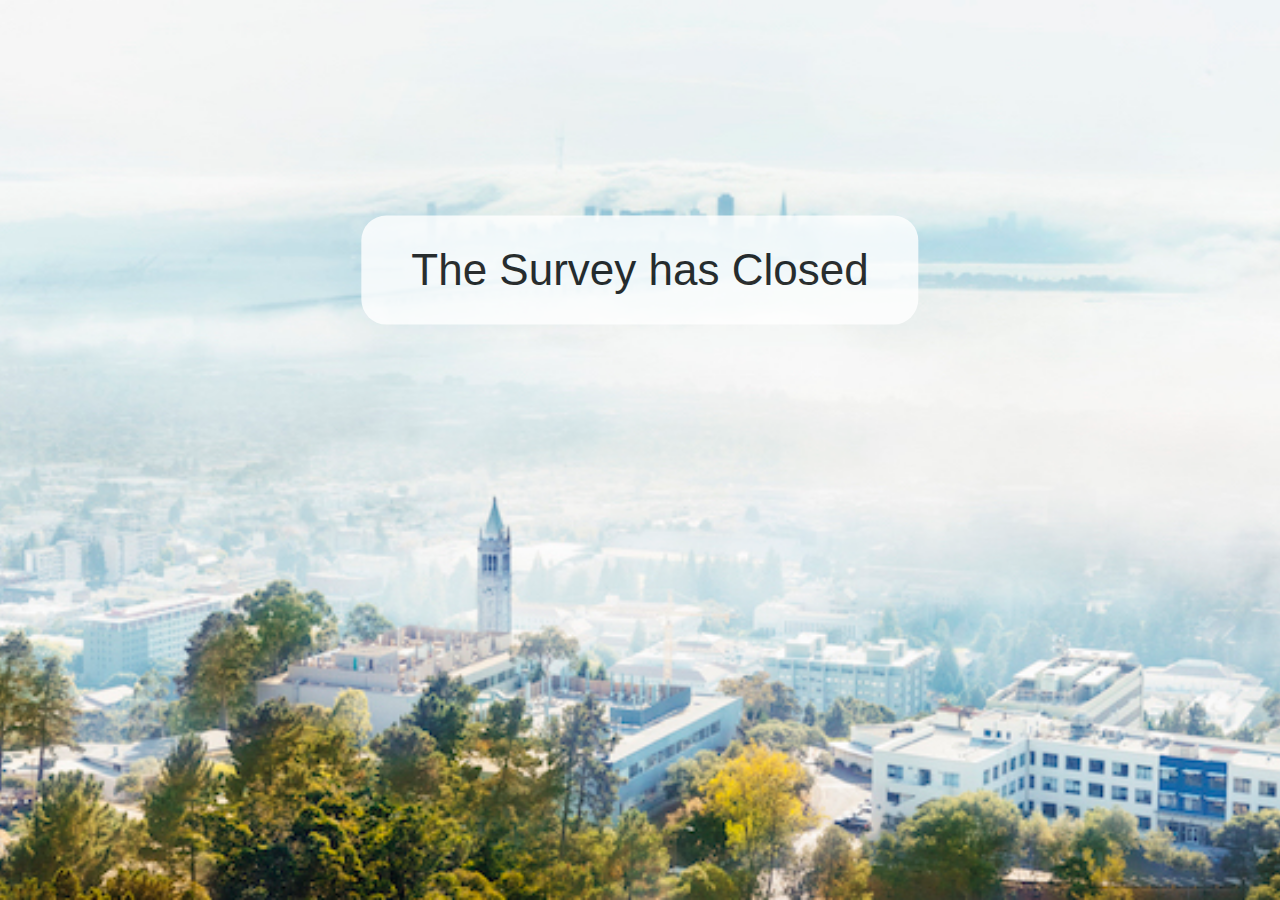
<file: index.html>
<html>
    <head>
        <title>Berkeley Marriage Pact</title>
    </head>
    <body>
        <div class='centered'>
            <h1>
                The Survey has Closed
                <!--{{ user }}!-->
            </h1>
        </div>
    </body>
</html>

<style>
    body {
      background-image: url(./public/imgs/bg.jpg);
      background-size:cover;
      background-position: center;
    }
    h1 {
      font-family: "Arial";
      font-weight: 200;
      font-size: 44px;
      text-align: center;
    }

	.centered {
	  position: fixed;
	  top: 30%;
	  left: 50%;
	  /* bring your own prefixes */
	  transform: translate(-50%, -50%);
	}

    div {
        background-color: white;
        padding: 0px 50px 0px 50px;
        opacity: 80%;
        border-radius: 25px;
    }

</style>
</file>
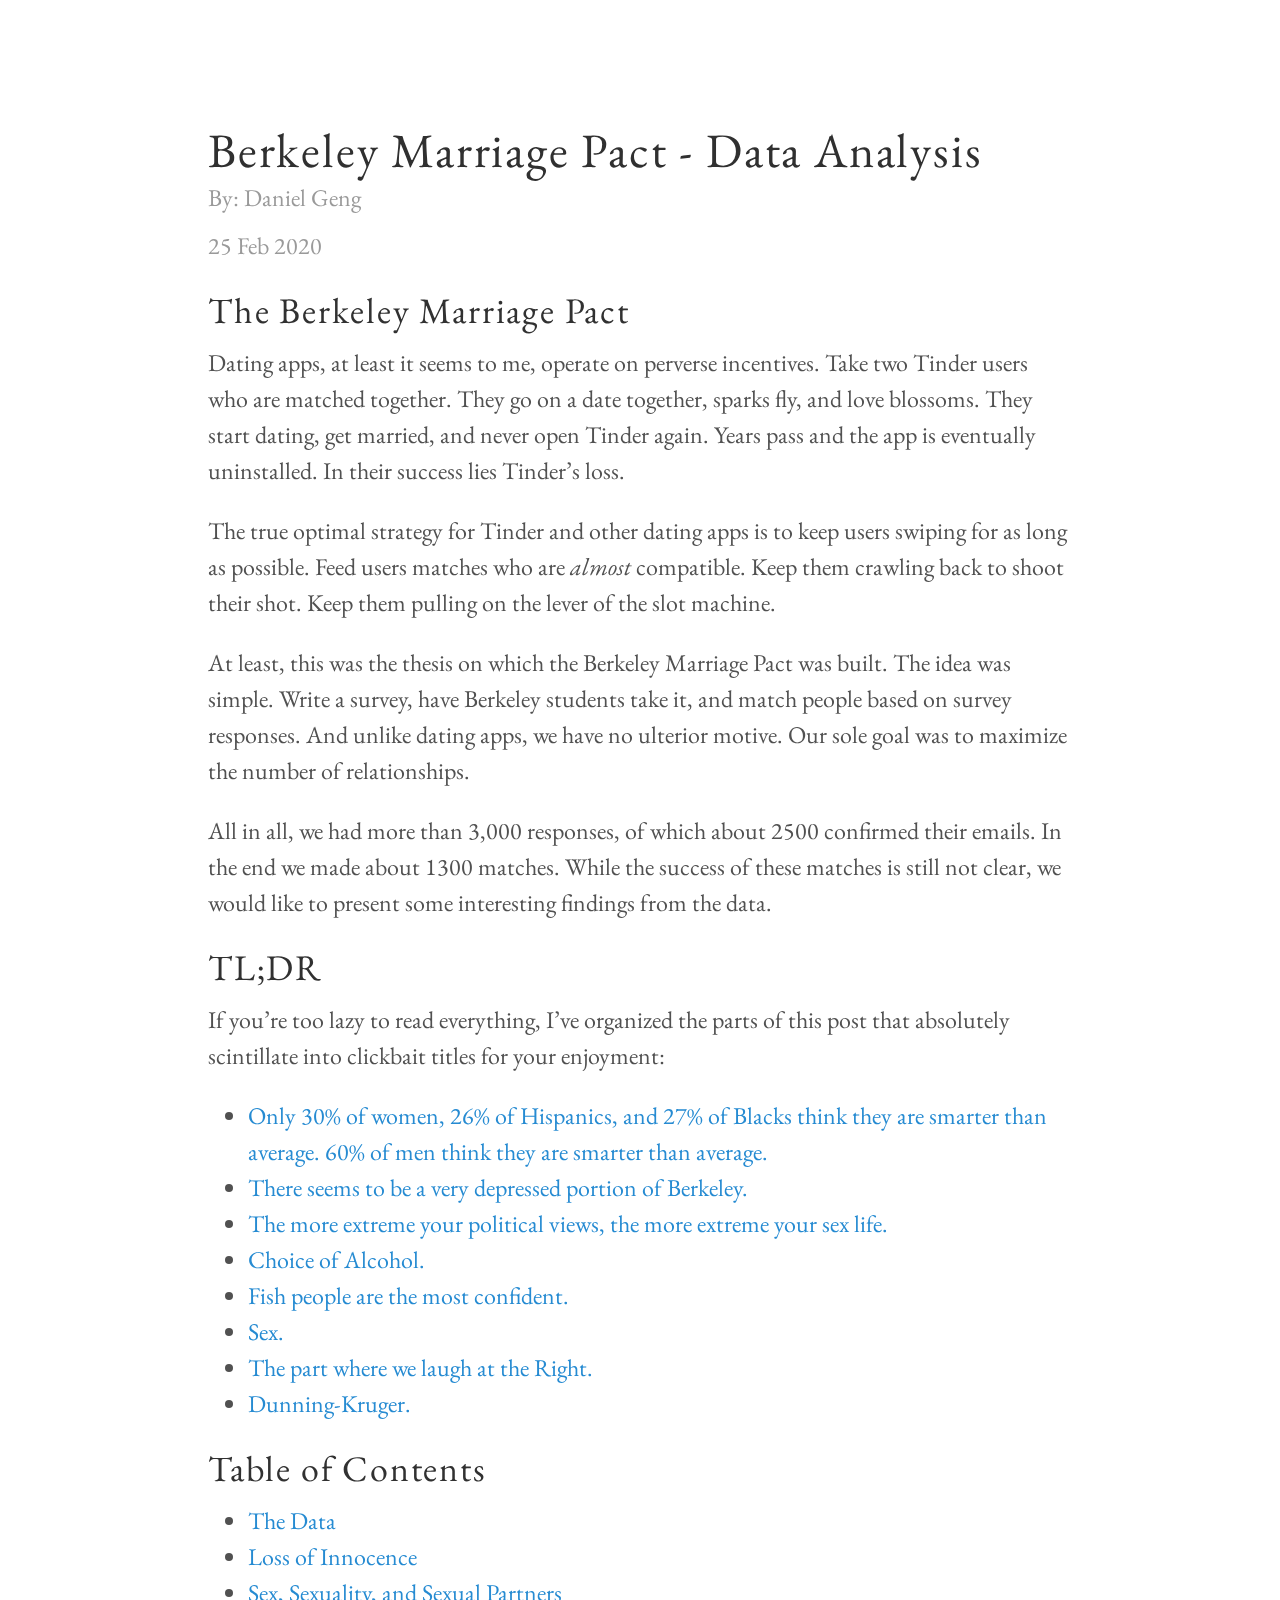
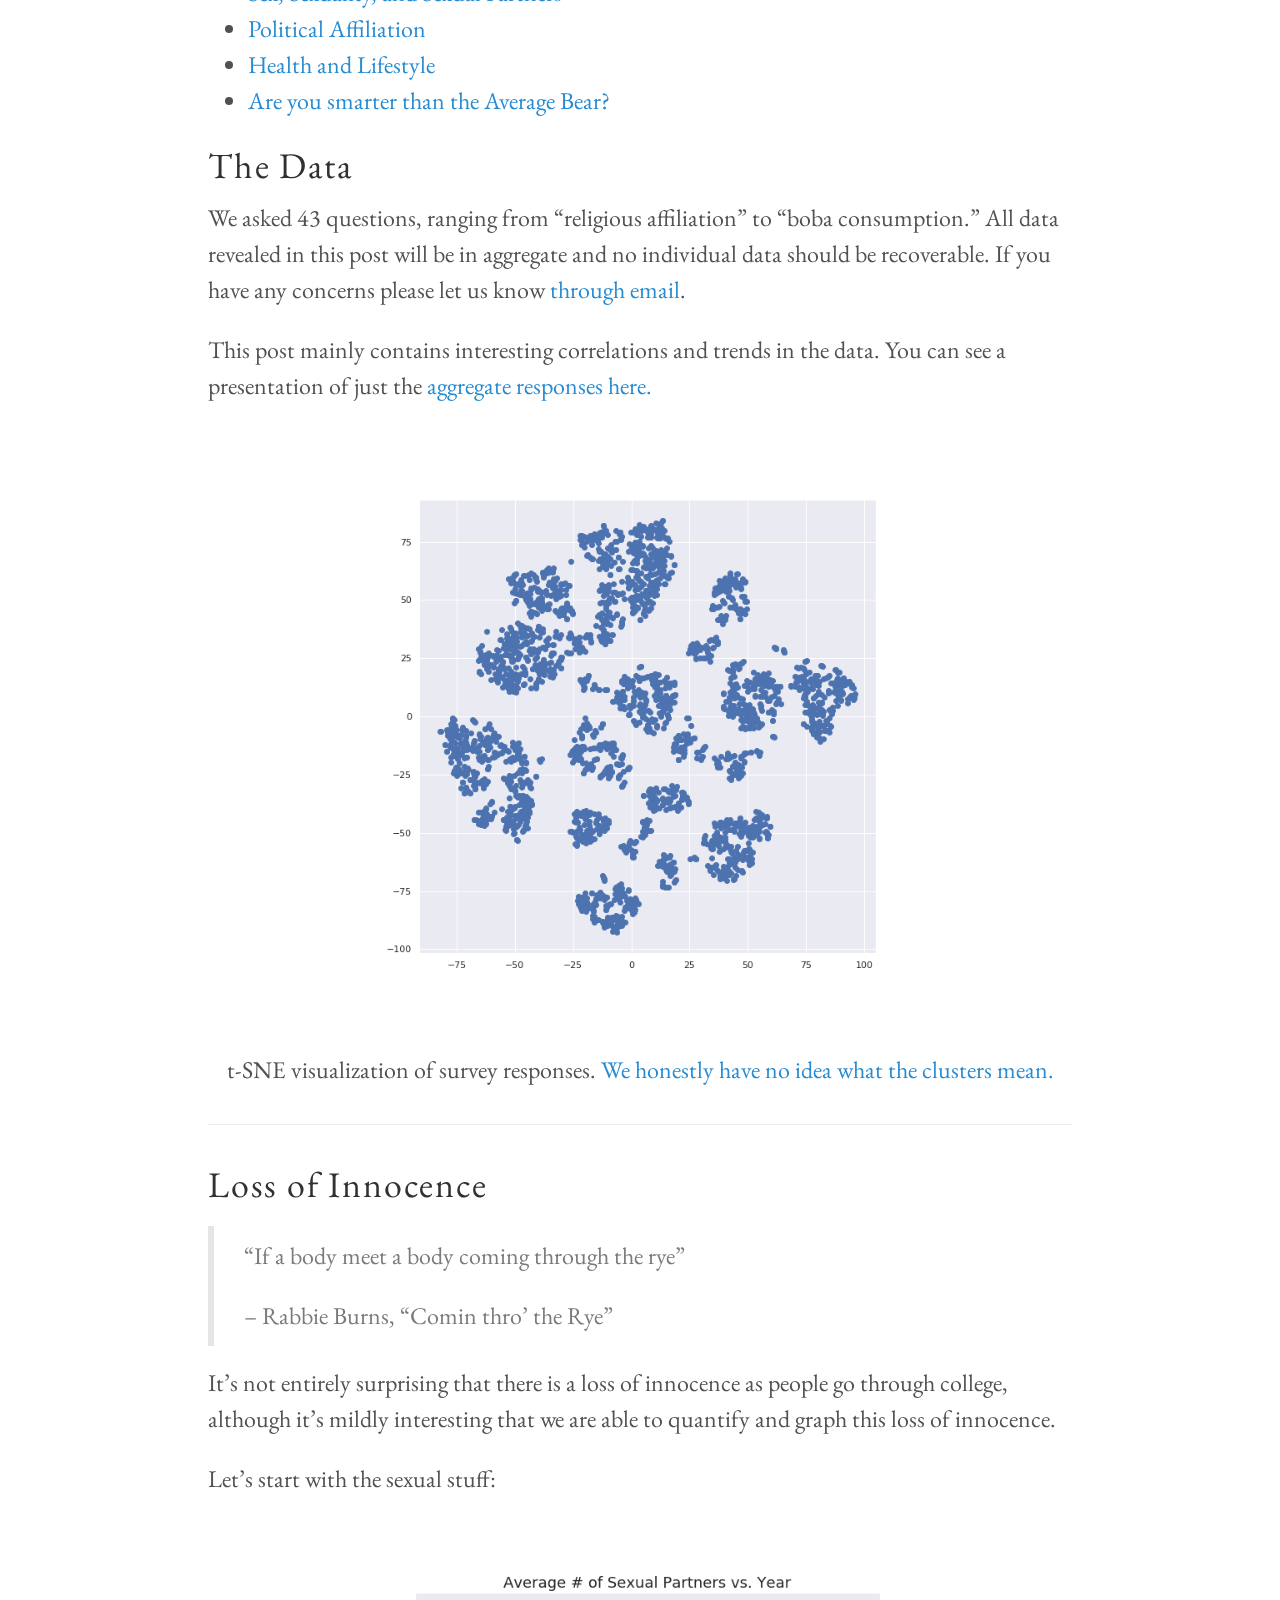
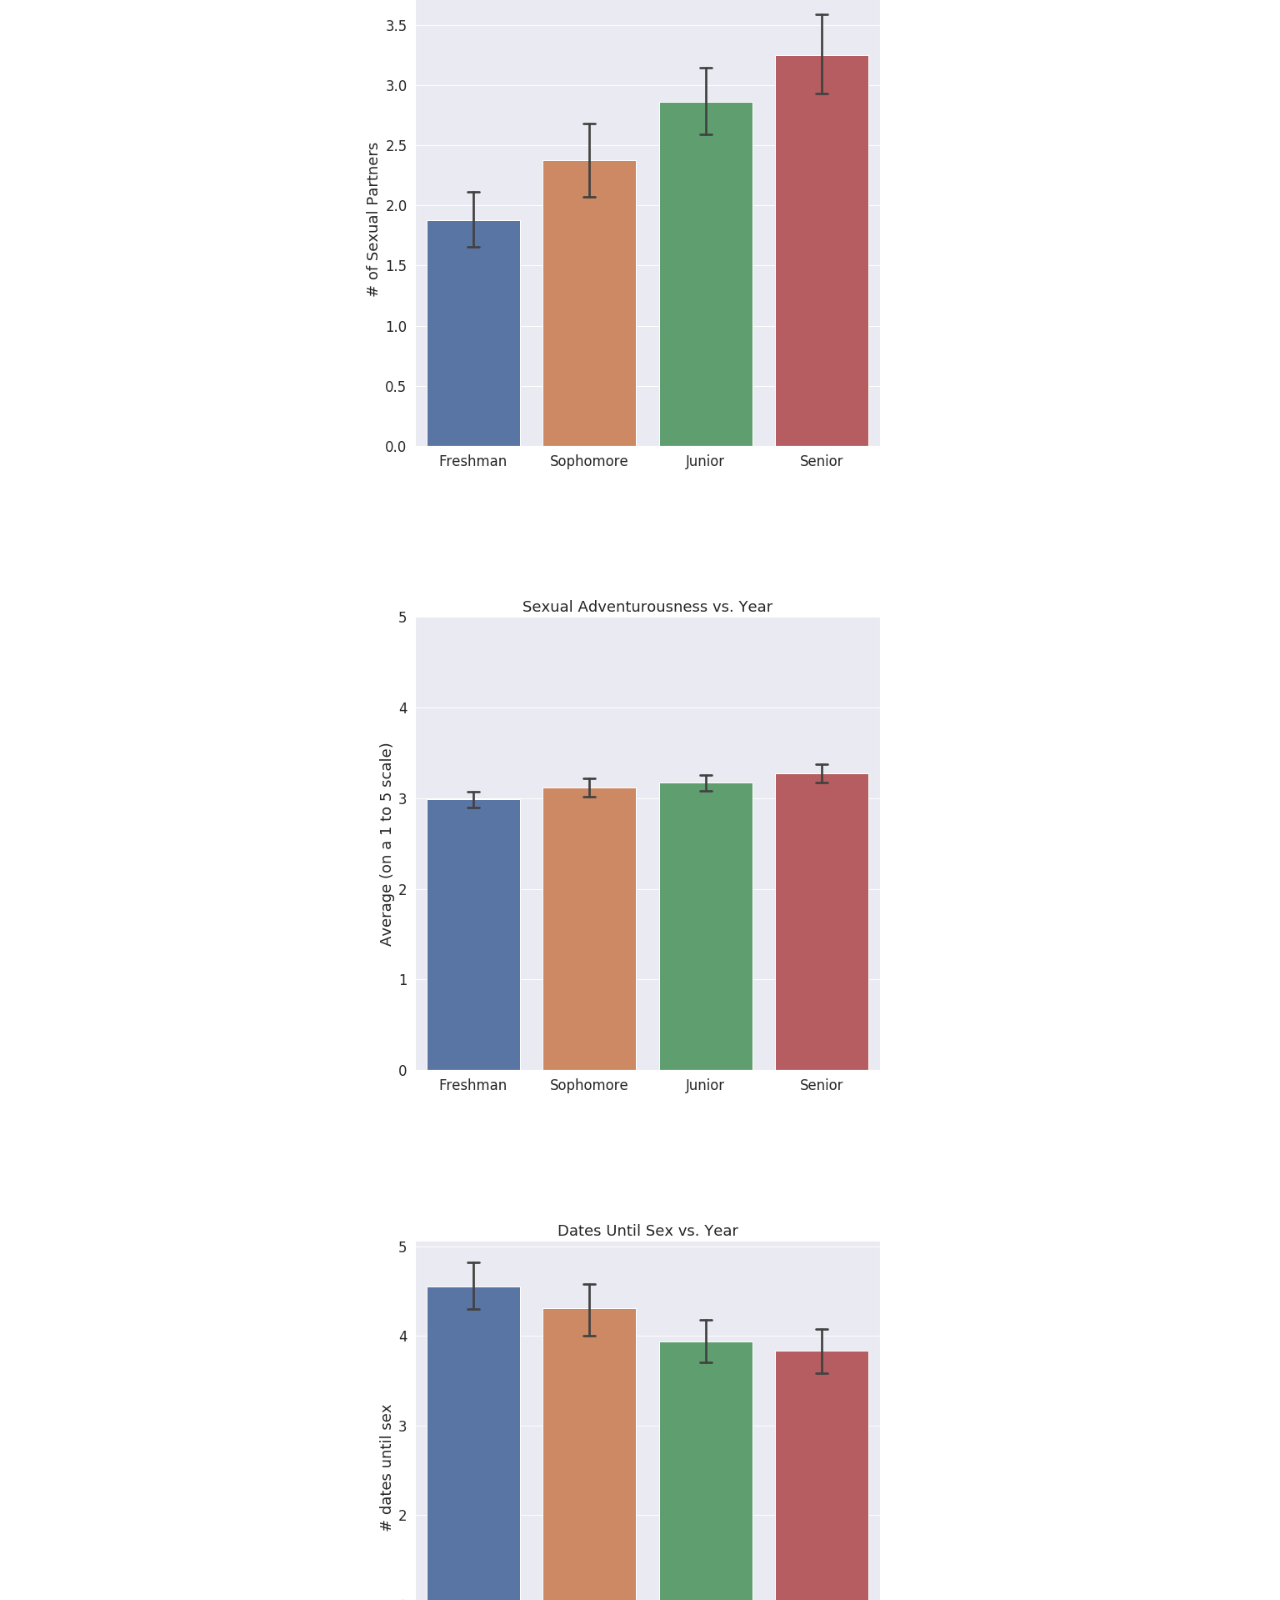
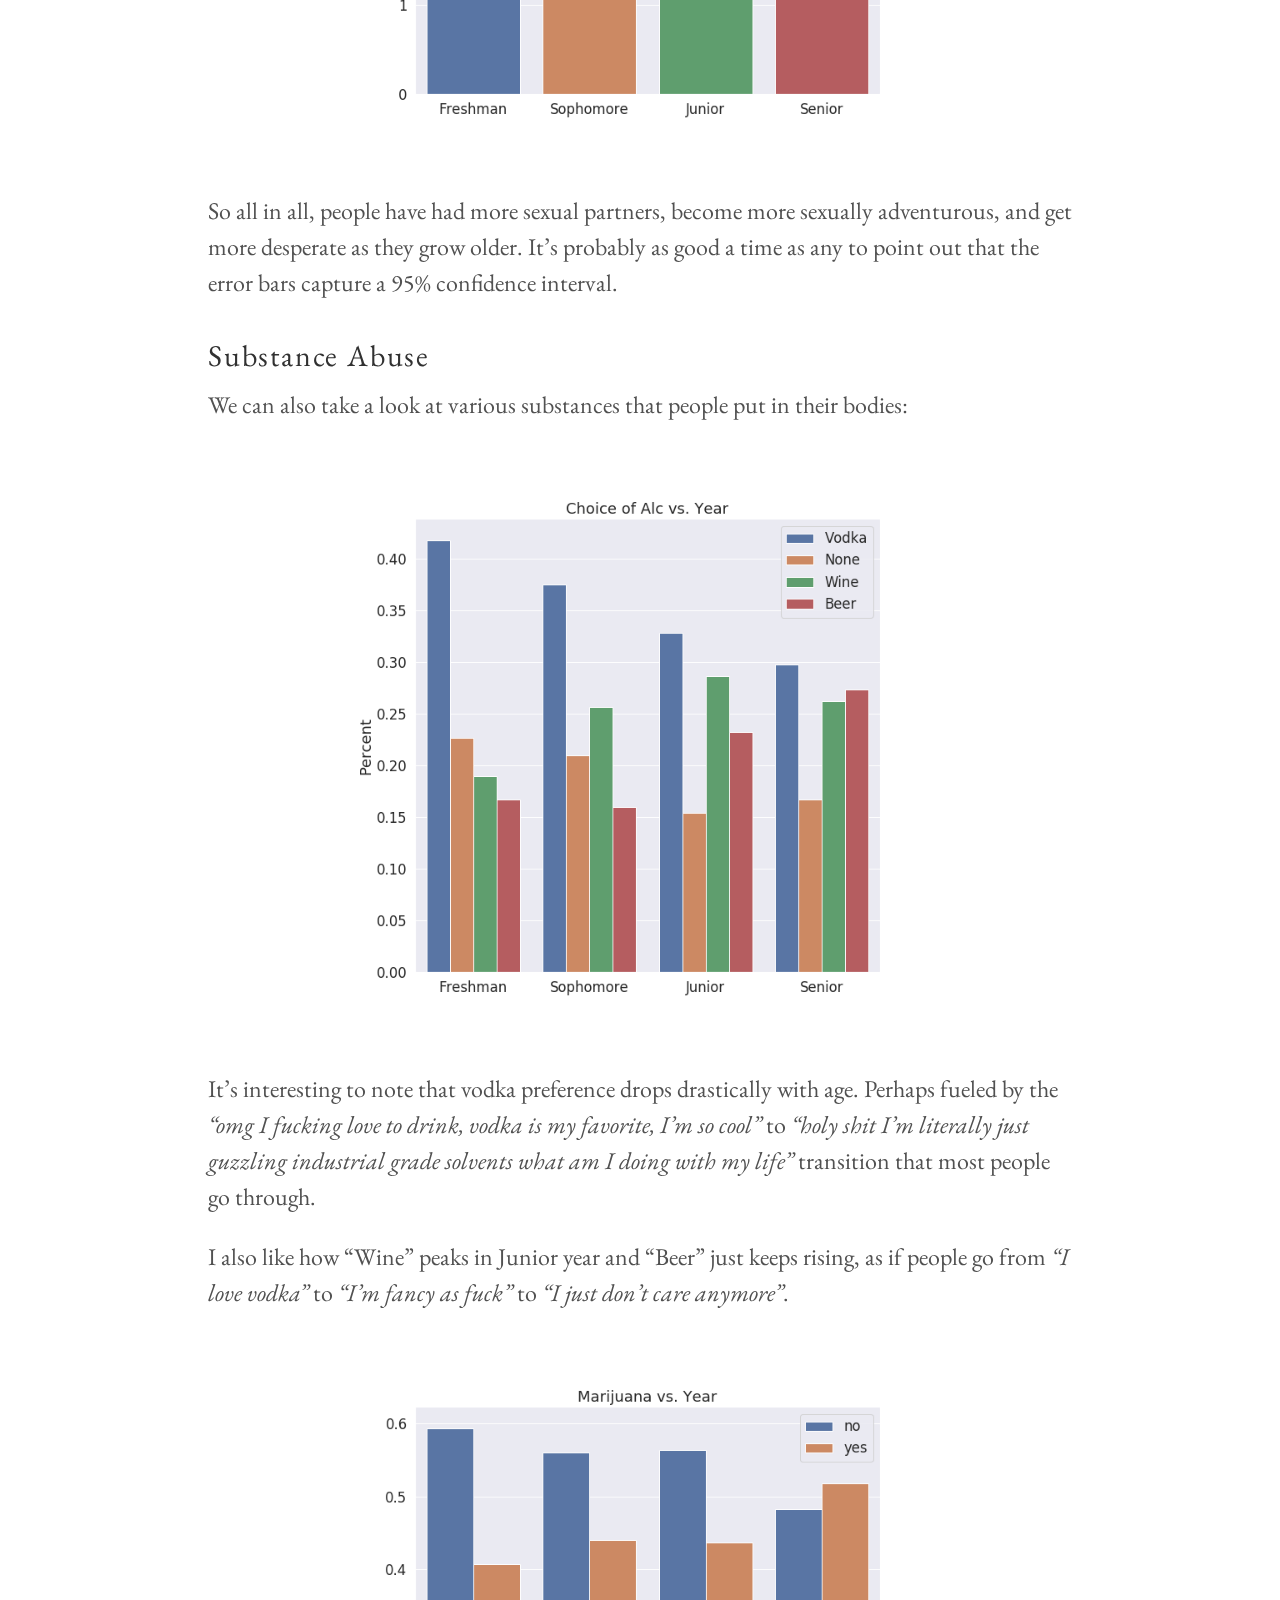
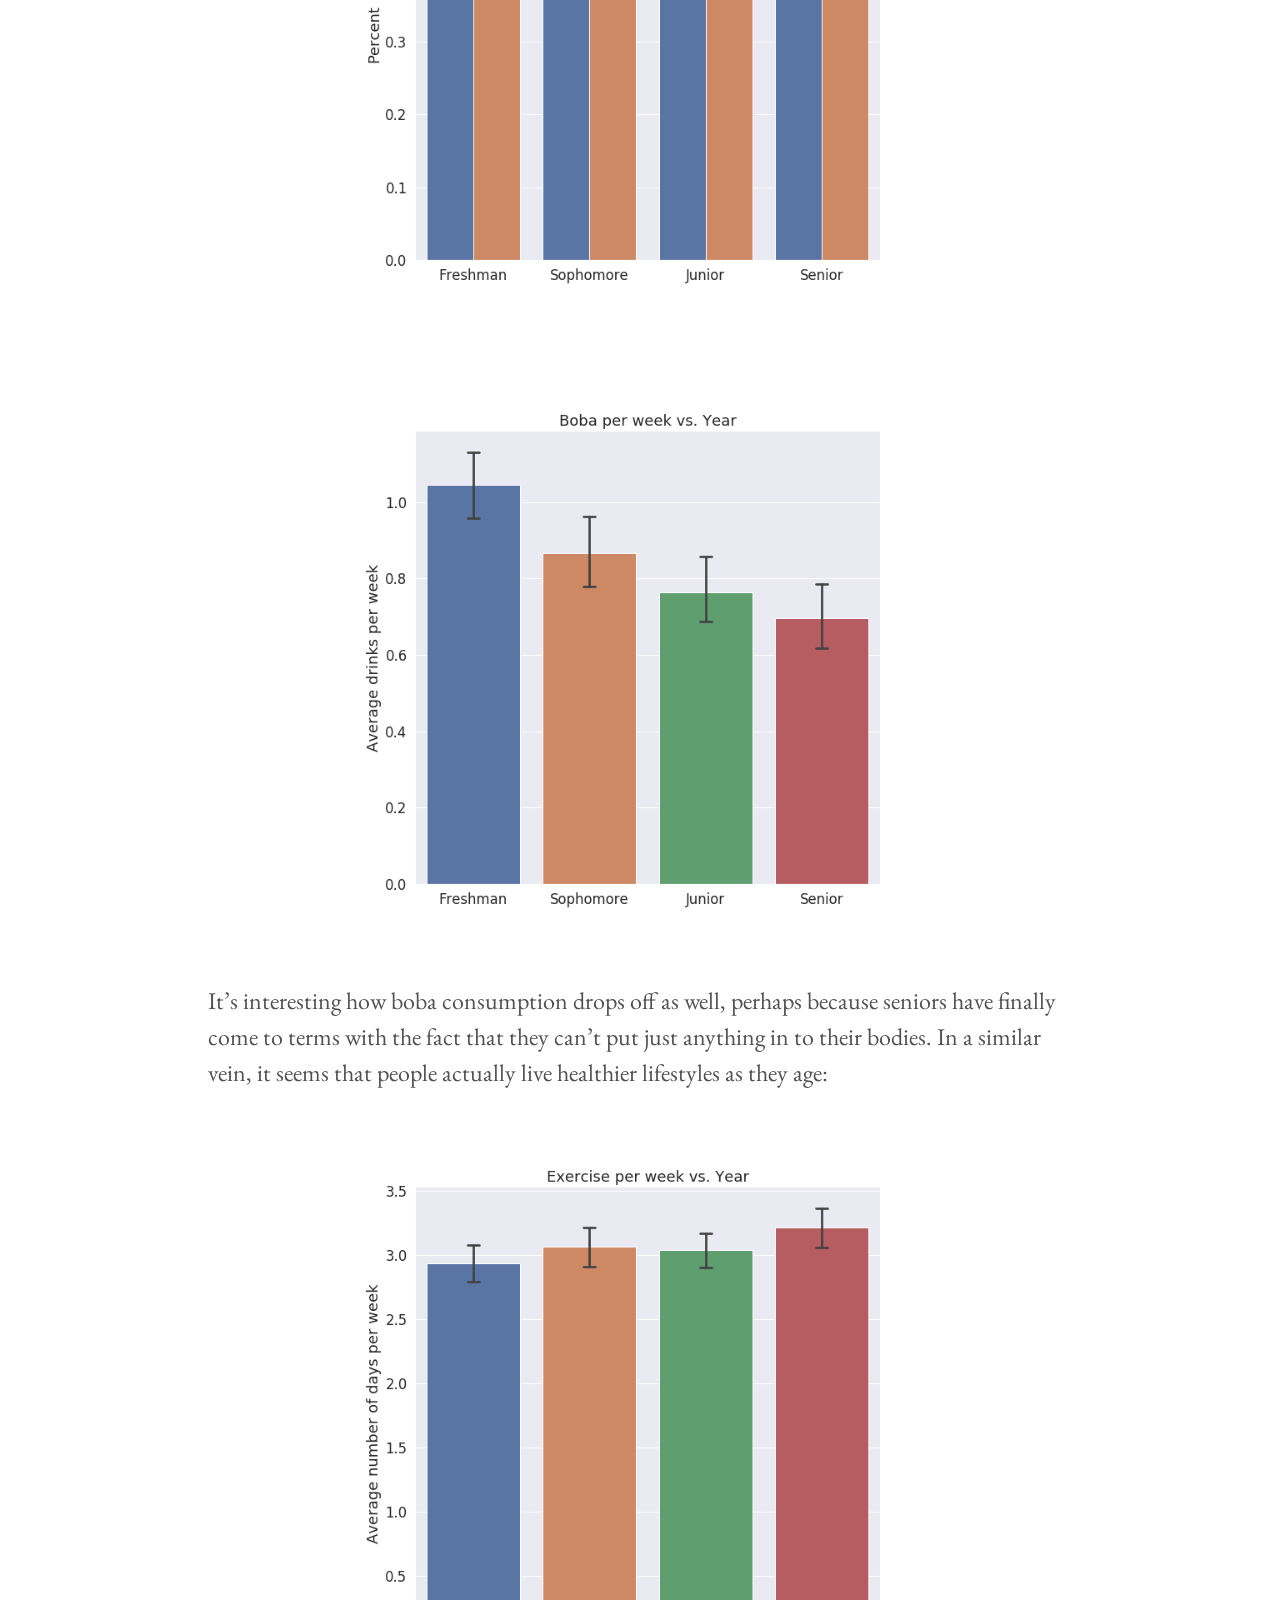
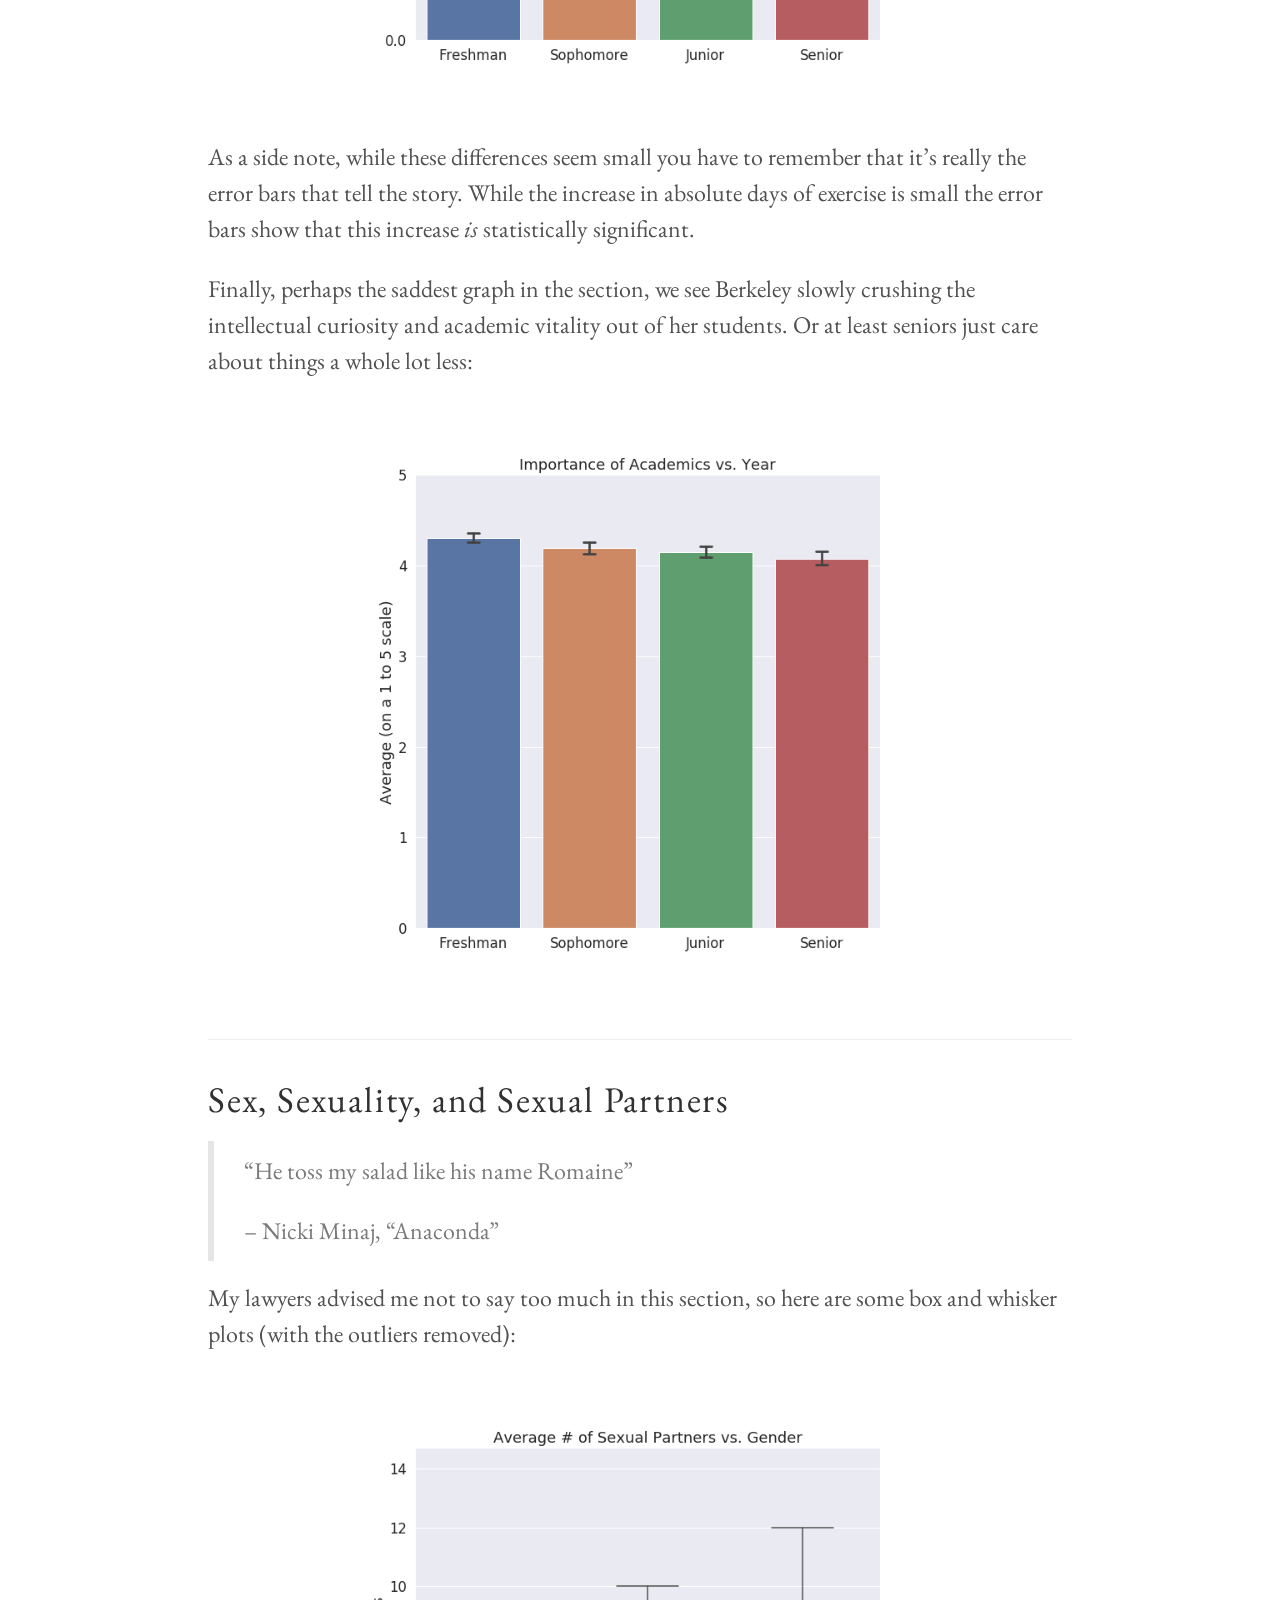
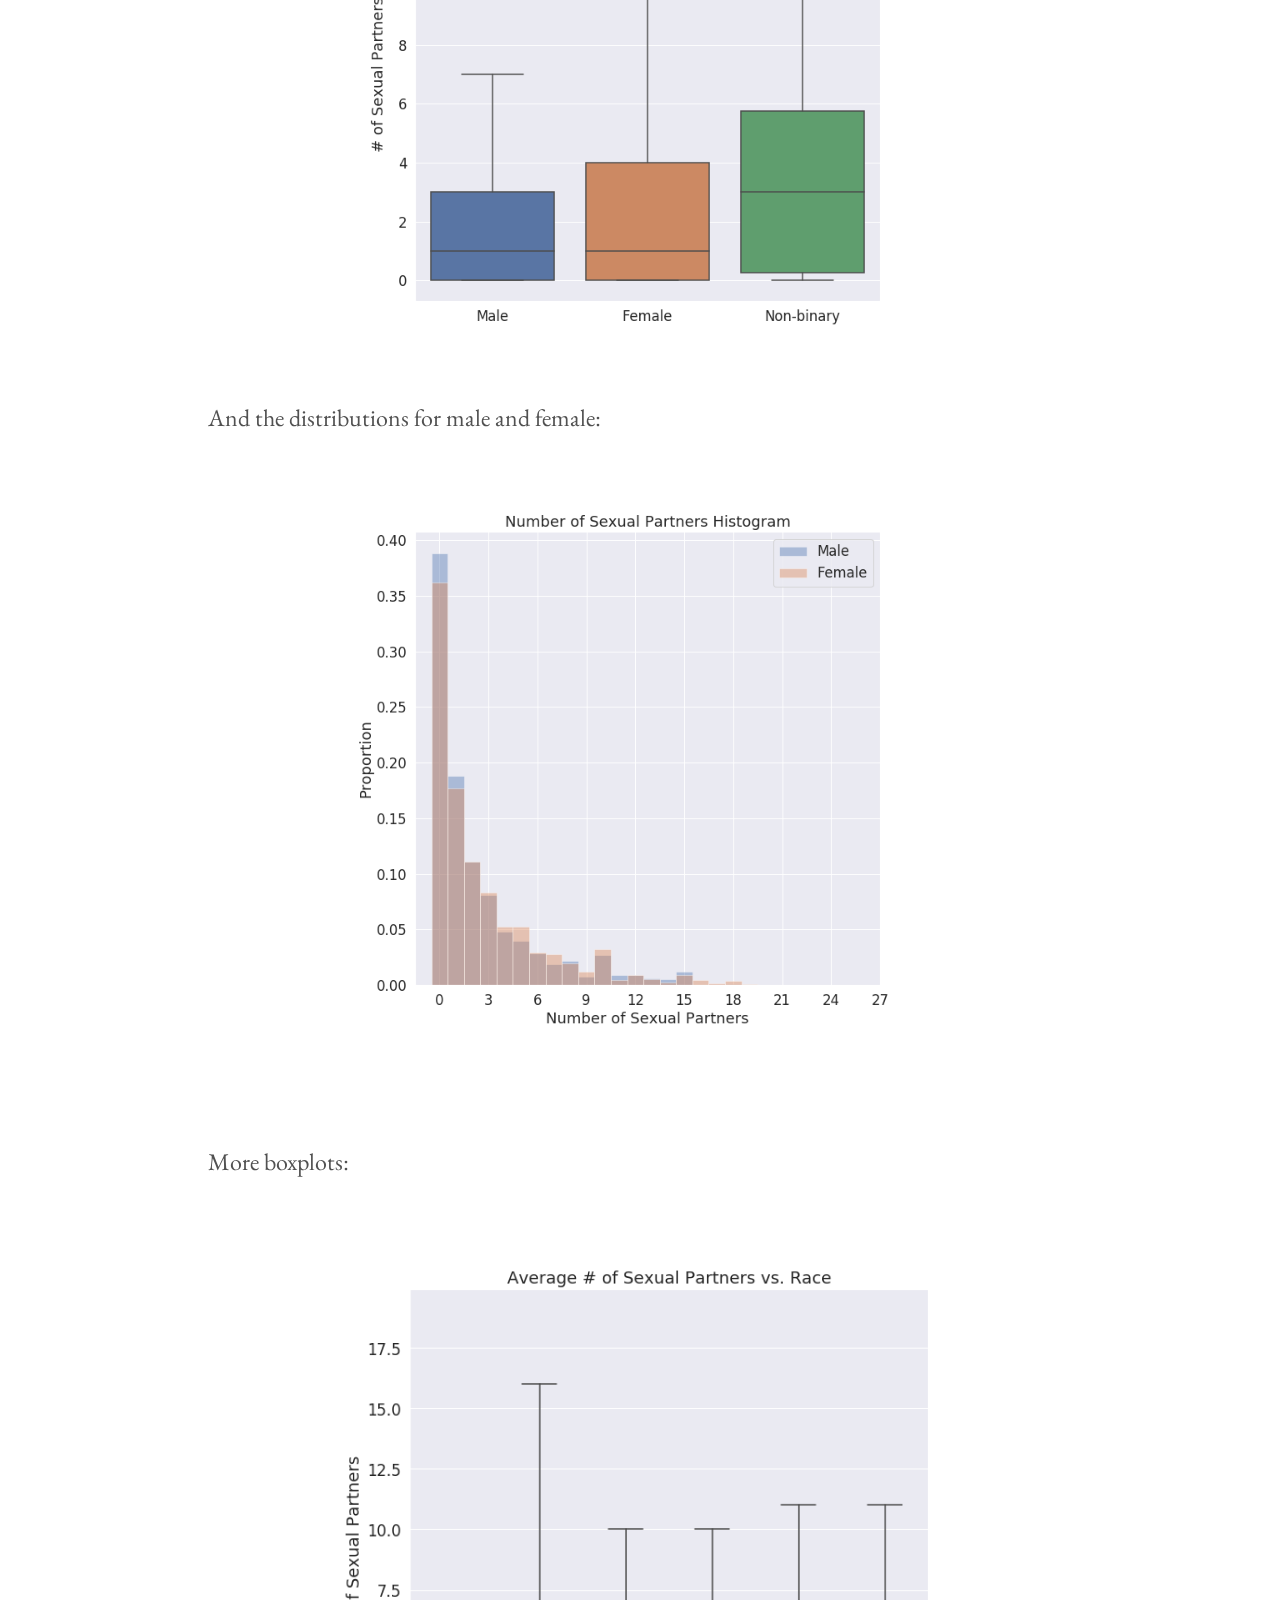
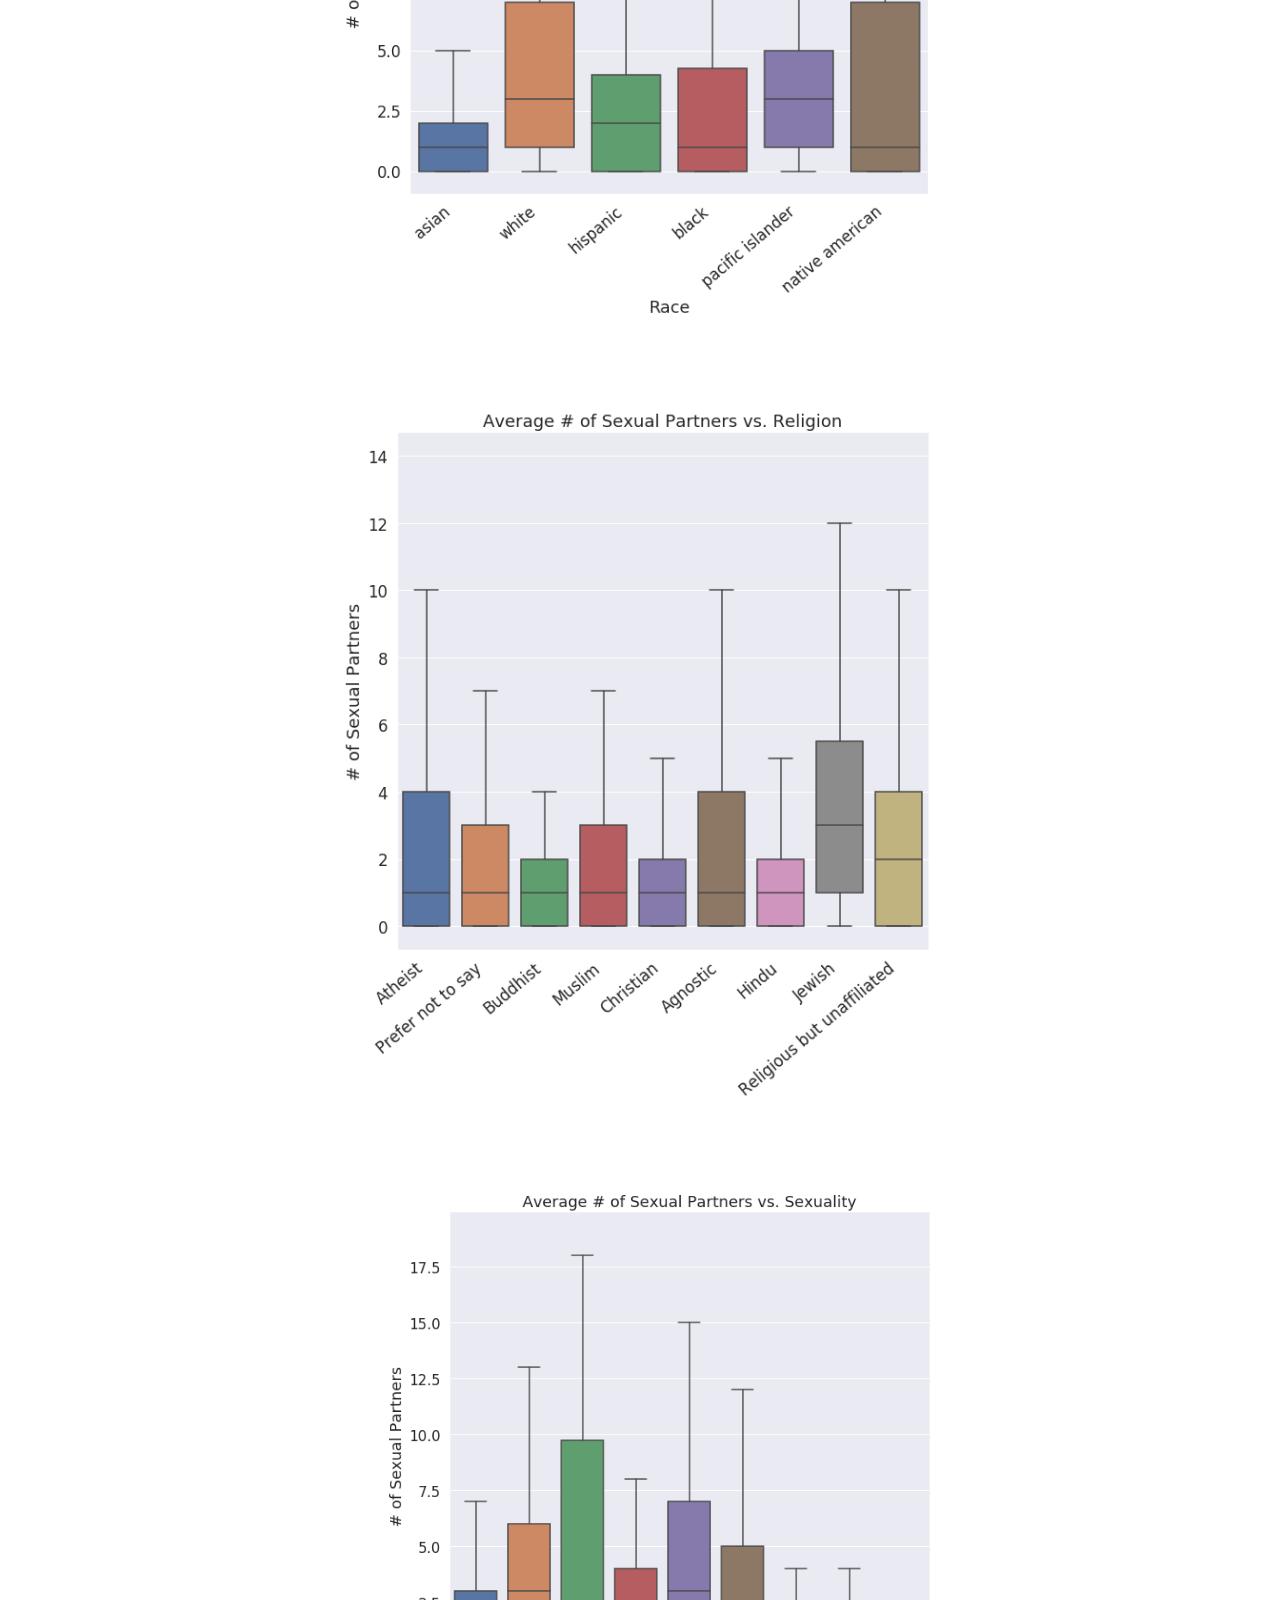
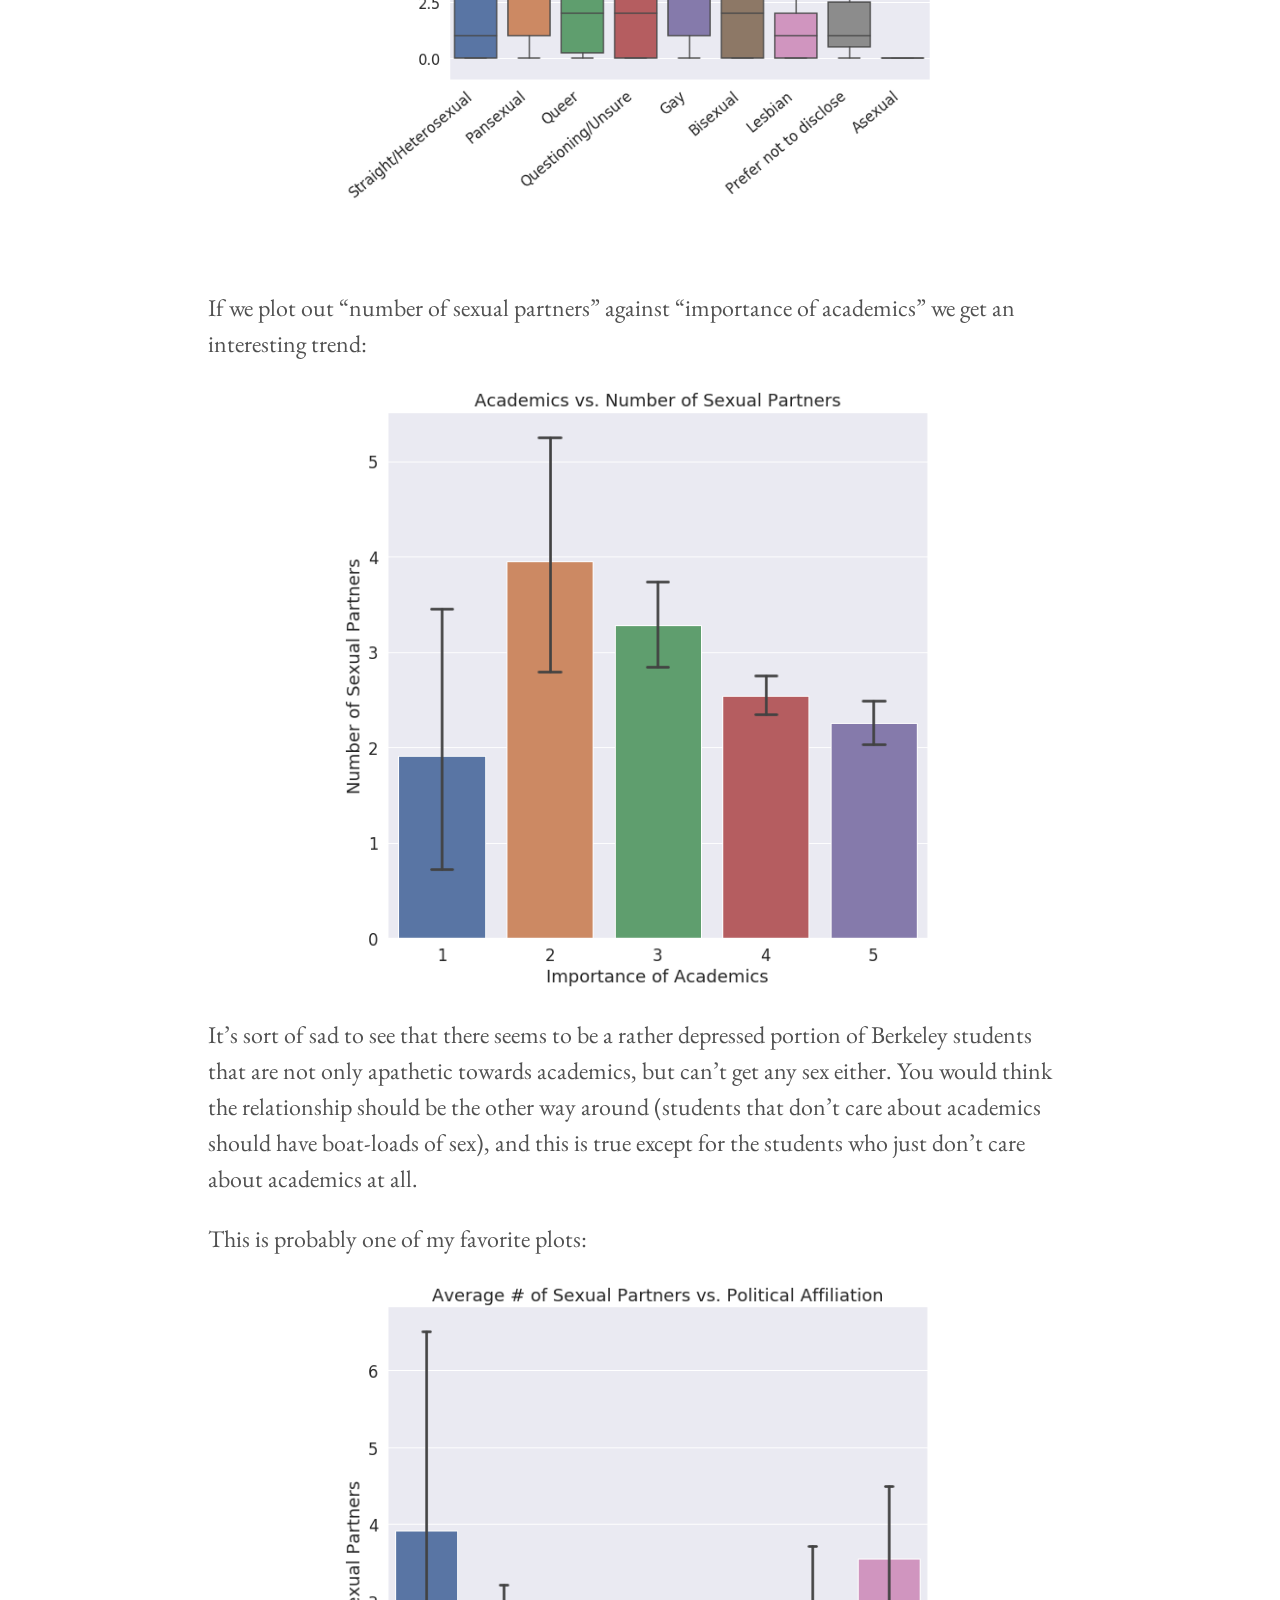
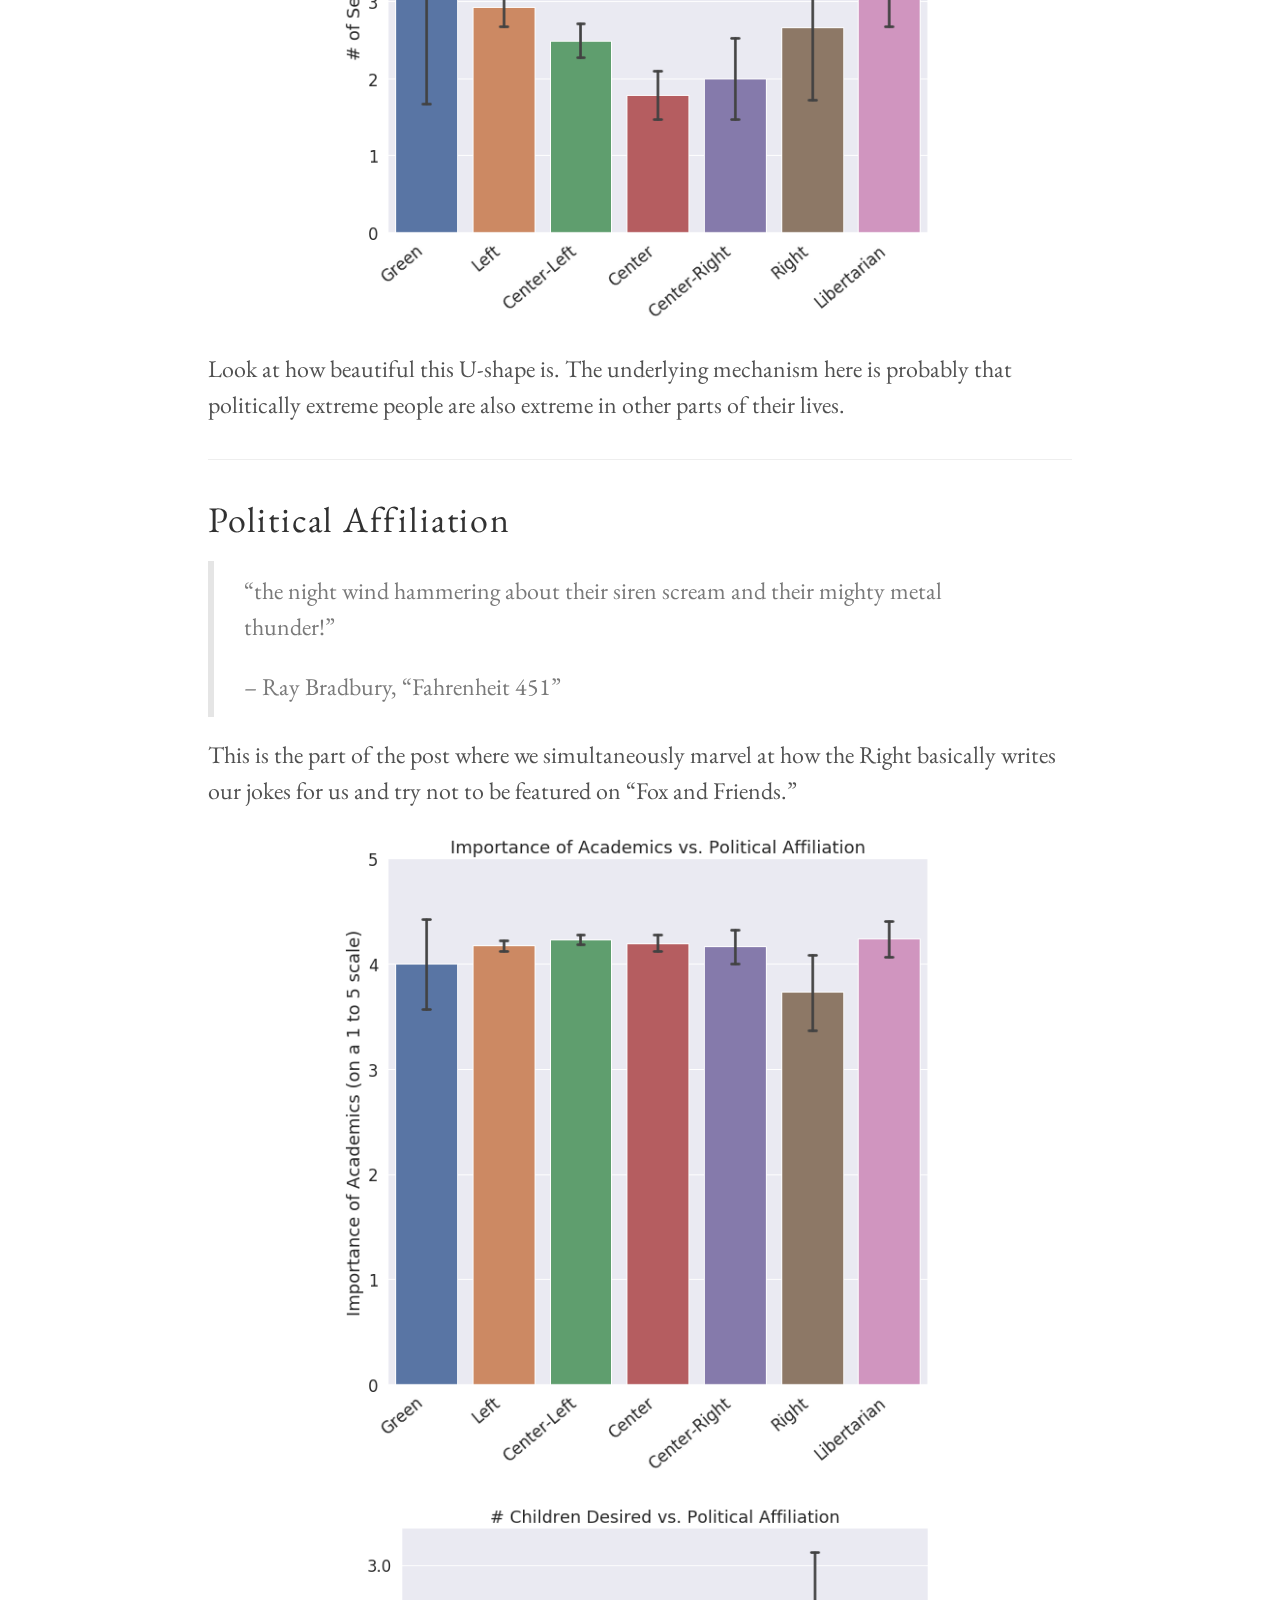
<file: analysis.html>
<!DOCTYPE html>
<html lang="en-us">

  <head>
  <link href="http://gmpg.org/xfn/11" rel="profile">
  <meta http-equiv="X-UA-Compatible" content="IE=edge">
  <meta http-equiv="content-type" content="text/html; charset=utf-8">

  <!-- Enable responsiveness on mobile devices-->
  <meta name="viewport" content="width=device-width, initial-scale=1.0, maximum-scale=1">

  <title>
    
      Berkeley Marriage Pact - Data Analysis
    
  </title>

  <!-- CSS -->
  <link rel="stylesheet" href="./public/css/poole.css">
  <link rel="stylesheet" href="./public/css/syntax.css">
  <link rel="stylesheet" href="./public/css/lanyon.css">
  <link rel="stylesheet" href="https://fonts.googleapis.com/css?family=PT+Serif:400,400italic,700%7CPT+Sans:400">

  <!-- Icons -->
  <link rel="apple-touch-icon-precomposed" sizes="144x144" href="./public/apple-touch-icon-precomposed.png">
  <link rel="shortcut icon" href="./public/favicon.ico">

  <!-- Font -->
  <link href="https://fonts.googleapis.com/css?family=EB+Garamond&display=swap" rel="stylesheet">

  <!-- Global site tag (gtag.js) - Google Analytics -->
  <script async src="https://www.googletagmanager.com/gtag/js?id=UA-157593138-1"></script>
  <script>
    window.dataLayer = window.dataLayer || [];
    function gtag(){dataLayer.push(arguments);}
    gtag('js', new Date());
  
    gtag('config', 'UA-157593138-1');
  </script>

</head>


  <body>

    <!-- Wrap is the content to shift when toggling the sidebar. We wrap the
         content to avoid any CSS collisions with our real content. -->
    <div class="wrap">
      <div class="masthead" style="border-bottom: 0px">
      </div>

      <div class="container content">
        <div class="post">
  <h1 class="post-title">Berkeley Marriage Pact - Data Analysis</h1>
  <span class="post-date">By: Daniel Geng</span>
  <span class="post-date">25 Feb 2020</span>
  <h2 id="the-berkeley-marriage-pact">The Berkeley Marriage Pact</h2>

<p>Dating apps, at least it seems to me, operate on perverse incentives. Take two Tinder users who are matched together. They go on a date together, sparks fly, and love blossoms. They start dating, get married, and never open Tinder again. Years pass and the app is eventually uninstalled. In their success lies Tinder’s loss.</p>

<p>The true optimal strategy for Tinder and other dating apps is to keep users swiping for as long as possible. Feed users matches who are <em>almost</em> compatible. Keep them crawling back to shoot their shot. Keep them pulling on the lever of the slot machine.</p>

<p>At least, this was the thesis on which the Berkeley Marriage Pact was built. The idea was simple. Write a survey, have Berkeley students take it, and match people based on survey responses. And unlike dating apps, we have no ulterior motive. Our sole goal was to maximize the number of relationships.</p>

<p>All in all, we had more than 3,000 responses, of which about 2500 confirmed their emails. In the end we made about 1300 matches. While the success of these matches is still not clear, we would like to present some interesting findings from the data.</p>

<h2 id="tldr">TL;DR</h2>

<p>If you’re too lazy to read everything, I’ve organized the parts of this post that absolutely scintillate into clickbait titles for your enjoyment:</p>

<ul>
  <li><a href="#smarter">Only 30% of women, 26% of Hispanics, and 27% of Blacks think they are smarter than average. 60% of men think they are smarter than average.</a></li>
  <li><a href="#depressed">There seems to be a very depressed portion of Berkeley.</a></li>
  <li><a href="#extreme">The more extreme your political views, the more extreme your sex life.</a></li>
  <li><a href="#choice">Choice of Alcohol.</a></li>
  <li><a href="#fish">Fish people are the most confident.</a></li>
  <li><a href="#sex">Sex.</a></li>
  <li><a href="#politics">The part where we laugh at the Right.</a></li>
  <li><a href="#dunning">Dunning-Kruger.</a></li>
</ul>

<h2 id="table-of-contents">Table of Contents</h2>

<ul>
  <li><a href="#data">The Data</a></li>
  <li><a href="#innocence">Loss of Innocence</a></li>
  <li><a href="#sex">Sex, Sexuality, and Sexual Partners</a></li>
  <li><a href="#politics">Political Affiliation</a></li>
  <li><a href="#health">Health and Lifestyle</a></li>
  <li><a href="#smarter">Are you smarter than the Average Bear?</a></li>
</ul>

<h2 id="data">The Data</h2>

<p>We asked 43 questions, ranging from “religious affiliation” to “boba consumption.” All data revealed in this post will be in aggregate and no individual data should be recoverable. If you have any concerns please let us know <a href="mailto:berkeleymarriagepact@gmail.com" target="_blank">through email</a>.</p>

<p>This post mainly contains interesting correlations and trends in the data. You can see a presentation of just the <a href="https://berkeley206399.typeform.com/report/YvzqQp/hKNOBS5tFVGJ36Y4" target="_blank">aggregate responses here.</a></p>

<div align="middle">
<img src="./public/imgs/tsne.png" align="middle" width="600px" />
<figcaption align="middle">t-SNE visualization of survey responses. <a href="https://distill.pub/2016/misread-tsne/" target="_blank">We honestly have no idea what the clusters mean.</a></figcaption>
</div>

<hr />

<h2 id="innocence">Loss of Innocence</h2>

<blockquote>
  <p>“If a body meet a body coming through the rye”</p>

  <p>– Rabbie Burns, “Comin thro’ the Rye”</p>
</blockquote>

<p>It’s not entirely surprising that there is a loss of innocence as people go through college, although it’s mildly interesting that we are able to quantify and graph this loss of innocence.</p>

<p>Let’s start with the sexual stuff:</p>

<div align="middle">
<img src="./public/imgs/innocence/num_sexual_year.png" align="middle" width="600px" />
</div>

<div align="middle">
<img src="./public/imgs/innocence/adventurousness_year.png" align="middle" width="600px" />
</div>

<div align="middle">
<img src="./public/imgs/innocence/num_dates_year.png" align="middle" width="600px" />
</div>

<p>So all in all, people have had more sexual partners, become more sexually adventurous, and get more desperate as they grow older. It’s probably as good a time as any to point out that the error bars capture a 95% confidence interval.</p>

<div id="choice"></div>
<h3 id="substance-abuse">Substance Abuse</h3>

<p>We can also take a look at various substances that people put in their bodies:</p>

<div align="middle">
<img src="./public/imgs/innocence/alc_choice_year.png" align="middle" width="600px" />
</div>

<p>It’s interesting to note that vodka preference drops drastically with age. Perhaps fueled by the <em>“omg I fucking love to drink, vodka is my favorite, I’m so cool”</em> to <em>“holy shit I’m literally just guzzling industrial grade solvents what am I doing with my life”</em> transition that most people go through.</p>

<p>I also like how “Wine” peaks in Junior year and “Beer” just keeps rising, as if people go from <em>“I love vodka”</em> to <em>“I’m fancy as fuck”</em> to <em>“I just don’t care anymore”</em>.</p>

<div align="middle">
<img src="./public/imgs/innocence/marijuana_year.png" align="middle" width="600px" />
</div>

<div align="middle">
<img src="./public/imgs/innocence/boba_year.png" align="middle" width="600px" />
</div>

<p>It’s interesting how boba consumption drops off as well, perhaps because seniors have finally come to terms with the fact that they can’t put just anything in to their bodies. In a similar vein, it seems that people actually live healthier lifestyles as they age:</p>

<div align="middle">
<img src="./public/imgs/innocence/exercise_year.png" align="middle" width="600px" />
</div>

<p>As a side note, while these differences seem small you have to remember that it’s really the error bars that tell the story. While the increase in absolute days of exercise is small the error bars show that this increase <em>is</em> statistically significant.</p>

<p>Finally, perhaps the saddest graph in the section, we see Berkeley slowly crushing the intellectual curiosity and academic vitality out of her students. Or at least seniors just care about things a whole lot less:</p>

<div align="middle">
<img src="./public/imgs/innocence/academics_year.png" align="middle" width="600px" />
</div>

<hr />

<h2 id="sex">Sex, Sexuality, and Sexual Partners</h2>

<blockquote>
  <p>“He toss my salad like his name Romaine”</p>

  <p>– Nicki Minaj, “Anaconda”</p>
</blockquote>

<p>My lawyers advised me not to say too much in this section, so here are some box and whisker plots (with the outliers removed):</p>

<div align="middle">
<img src="./public/imgs/sex/num_sexual_gender.png" align="middle" width="600px" />
</div>

<p>And the distributions for male and female:</p>

<div align="middle">
<img src="./public/imgs/sex/num_sexual_gender_hist.png" align="middle" width="600px" />
</div>

<p><br /></p>

<p>More boxplots:</p>

<p><br /></p>

<div align="middle">
<img src="./public/imgs/sex/num_sexual_race.png" align="middle" width="600px" />
</div>

<p><br /></p>

<div align="middle">
<img src="./public/imgs/sex/num_sexual_religion.png" align="middle" width="600px" />
</div>

<p><br /></p>

<div align="middle">
<img src="./public/imgs/sex/num_sexual_sexuality.png" align="middle" width="600px" />
</div>

<p><br /></p>

<div id="depressed"></div>
<p>If we plot out “number of sexual partners” against “importance of academics” we get an interesting trend:</p>

<div align="middle">
<img src="./public/imgs/sex/academics_num_sexual.png" align="middle" width="600px" />
</div>

<p>It’s sort of sad to see that there seems to be a rather depressed portion of Berkeley students that are not only apathetic towards academics, but can’t get any sex either. You would think the relationship should be the other way around (students that don’t care about academics should have boat-loads of sex), and this is true except for the students who just don’t care about academics at all.</p>

<div id="extreme"></div>
<p>This is probably one of my favorite plots:</p>

<div align="middle">
<img src="./public/imgs/sex/num_sexual_political.png" align="middle" width="600px" />
</div>

<p>Look at how beautiful this U-shape is. The underlying mechanism here is probably that politically extreme people are also extreme in other parts of their lives.</p>

<hr />

<h2 id="politics">Political Affiliation</h2>

<blockquote>
  <p>“the night wind hammering about their siren scream and their mighty metal thunder!”</p>

  <p>– Ray Bradbury, “Fahrenheit 451”</p>
</blockquote>

<p>This is the part of the post where we simultaneously marvel at how the Right basically writes our jokes for us and try not to be featured on “Fox and Friends.”</p>

<div align="middle">
<img src="./public/imgs/politics/academics_political.png" align="middle" width="600px" />
</div>

<div align="middle">
<img src="./public/imgs/politics/num_children_political.png" align="middle" width="600px" />
</div>

<div align="middle">
<img src="./public/imgs/politics/num_dates_political.png" align="middle" width="600px" />
</div>

<hr />

<h2 id="health">Health and Lifestyle</h2>

<blockquote>
  <p>“But if snow is like skin: it pulls away, so easy, dragged from the body / What if all stripped wood is branches and all frozen lakes are water?”</p>

  <p>– Jordaan Mason, “Avalanches”</p>
</blockquote>

<p>Berkeley students are surprisingly healthy:</p>

<div align="middle">
<img src="./public/imgs/health/exercise.png" align="middle" width="600px" />
</div>

<div align="middle">
<img src="./public/imgs/health/boba.png" align="middle" width="600px" />
</div>

<hr />

<h2 id="smarter">Are you Smarter than the Average Bear?</h2>

<blockquote>
  <p>“I’m smarter than the av-er-age bear!”</p>

  <p>– Yogi Bear</p>
</blockquote>

<p>The last question we asked was “Are you smarter than the average (Cal) Bear?” 46.2% of people responded yes to this question, but things start to get interesting when you break down the results by other categories. For example, let’s start with gender. We plot the proportion of people that answered “yes” to the question:</p>

<div align="middle">
<img src="./public/imgs/smarter/smarter_gender.png" align="middle" width="600px" />
</div>

<p>60% of men say they are smarter, while only 30% of women think they are smarter than average. The difference is stark. The percentages are even worse if we look at race:</p>

<div align="middle">
<img src="./public/imgs/smarter/smarter_race.png" align="middle" width="600px" />
</div>

<div id="fish"></div>
<p>On a lighter note it seems that fish-people are for some strange reason very confident:</p>

<div align="middle">
<img src="./public/imgs/smarter/smarter_pet.png" align="middle" width="600px" />
</div>

<div id="dunning"></div>
<p>Finally, if we break the data down by “Perceived importance of academics” we get an interesting Dunning-Kruger-esque trend:</p>

<div align="middle">
<img src="./public/imgs/smarter/smarter_academics.png" align="middle" width="600px" />
</div>


</div>

<!--
<div class="related">
  <h2>Related Posts</h2>
  <ul class="related-posts">
    
  </ul>
</div>
-->

      </div>
    </div>

  </body>
</html>
</file>
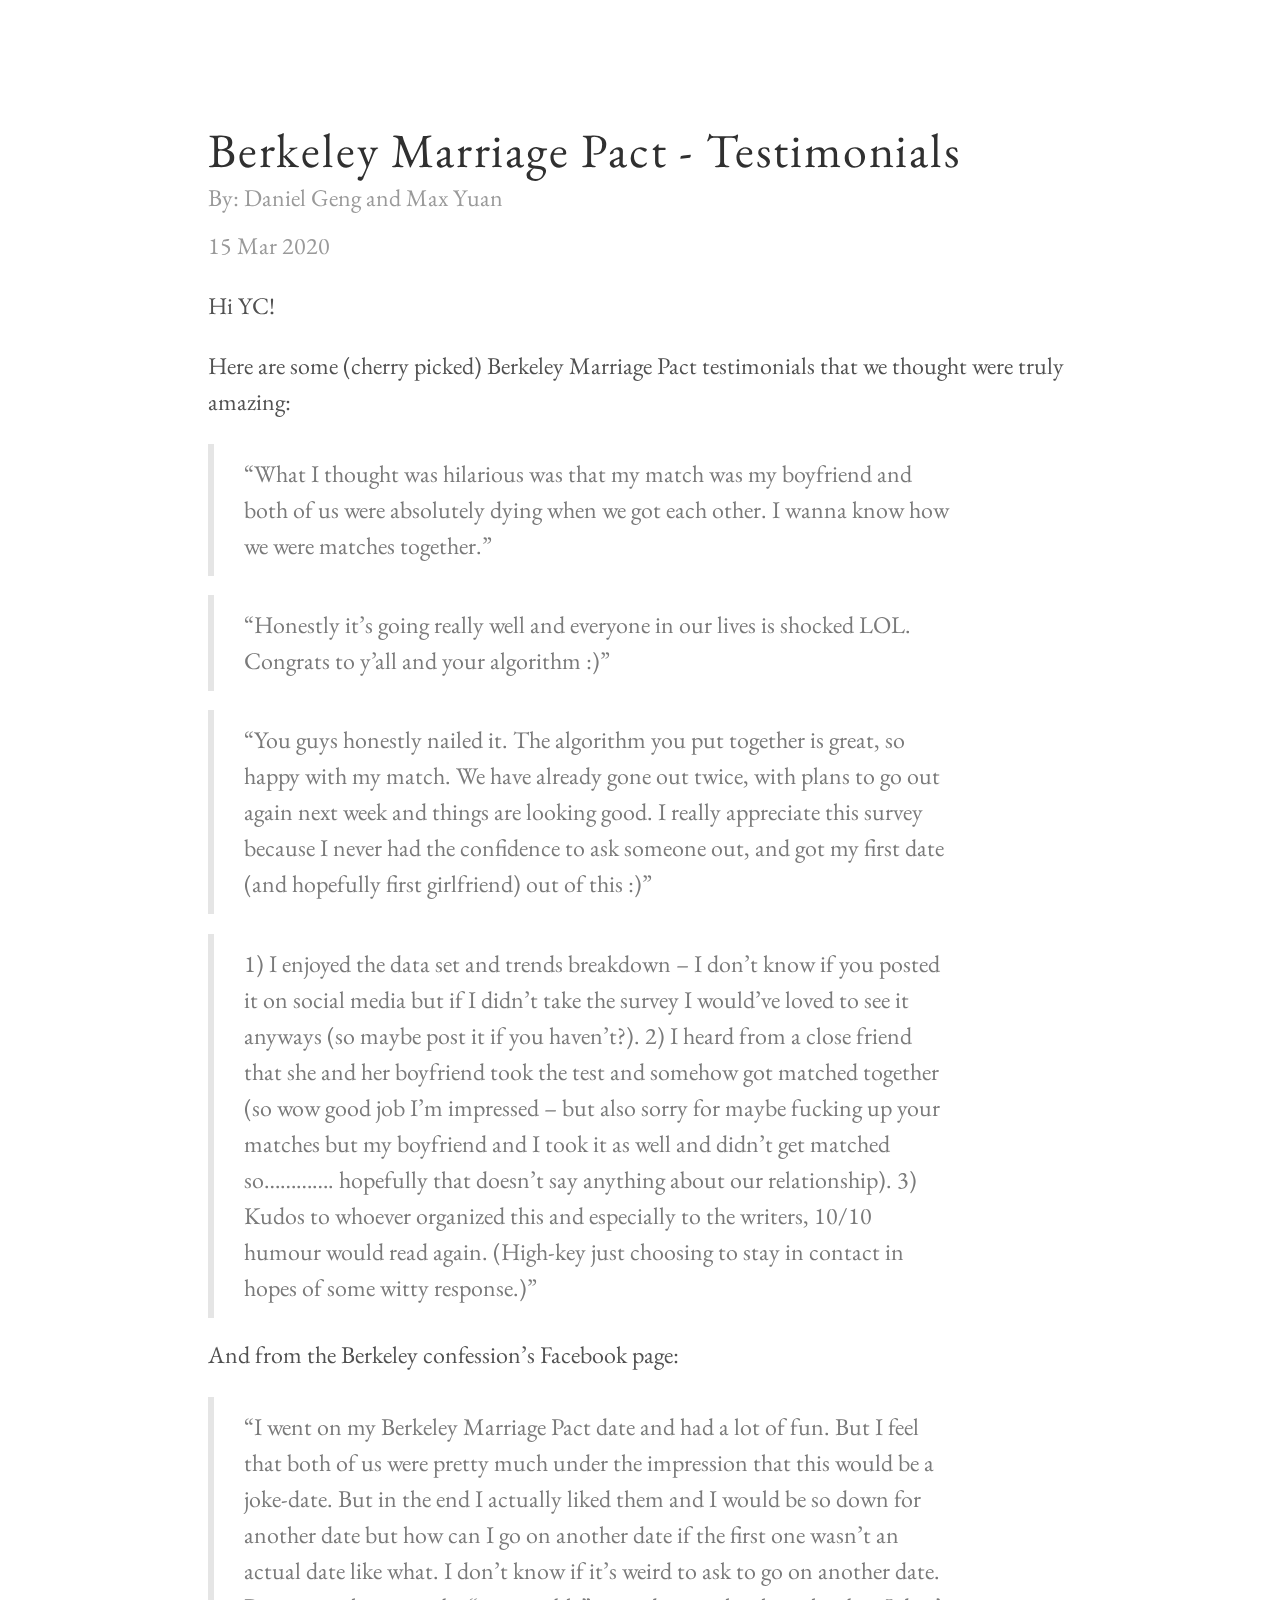
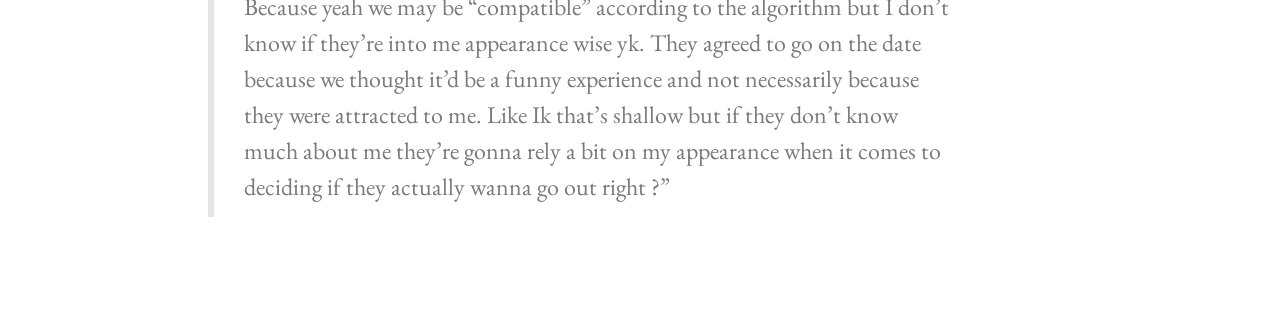
<file: testimonials.html>
<!DOCTYPE html>
<html lang="en-us">

  <head>
  <link href="http://gmpg.org/xfn/11" rel="profile">
  <meta http-equiv="X-UA-Compatible" content="IE=edge">
  <meta http-equiv="content-type" content="text/html; charset=utf-8">

  <!-- Enable responsiveness on mobile devices-->
  <meta name="viewport" content="width=device-width, initial-scale=1.0, maximum-scale=1">

  <title>
    
      Berkeley Marriage Pact - Testimonials
    
  </title>

  <!-- CSS -->
  <link rel="stylesheet" href="/public/css/poole.css">
  <link rel="stylesheet" href="/public/css/syntax.css">
  <link rel="stylesheet" href="/public/css/lanyon.css">
  <link rel="stylesheet" href="https://fonts.googleapis.com/css?family=PT+Serif:400,400italic,700%7CPT+Sans:400">

  <!-- Icons -->
  <link rel="apple-touch-icon-precomposed" sizes="144x144" href="/public/apple-touch-icon-precomposed.png">
  <link rel="shortcut icon" href="/public/favicon.ico">

  <!-- Font -->
  <link href="https://fonts.googleapis.com/css?family=EB+Garamond&display=swap" rel="stylesheet">

  <!-- Global site tag (gtag.js) - Google Analytics -->
  <script async src="https://www.googletagmanager.com/gtag/js?id=UA-157593138-1"></script>
  <script>
    window.dataLayer = window.dataLayer || [];
    function gtag(){dataLayer.push(arguments);}
    gtag('js', new Date());
  
    gtag('config', 'UA-157593138-1');
  </script>

</head>


  <body>

    <!-- Wrap is the content to shift when toggling the sidebar. We wrap the
         content to avoid any CSS collisions with our real content. -->
    <div class="wrap">
      <div class="masthead" style="border-bottom: 0px">
      </div>

      <div class="container content">
        <div class="post">
  <h1 class="post-title">Berkeley Marriage Pact - Testimonials</h1>
  <span class="post-date">By: Daniel Geng and Max Yuan</span>
  <span class="post-date">15 Mar 2020</span>
  <p>Hi YC!</p>

<p>Here are some (cherry picked) Berkeley Marriage Pact testimonials that we thought were truly amazing:</p>

<blockquote>
  <p>“What I thought was hilarious was that my match was my boyfriend and both of us were absolutely dying when we got each other. I wanna know how we were matches together.”</p>
</blockquote>

<blockquote>
  <p>“Honestly it’s going really well and everyone in our lives is shocked LOL. Congrats to y’all and your algorithm :)”</p>
</blockquote>

<blockquote>
  <p>“You guys honestly nailed it. The algorithm you put together is great, so happy with my match. We have already gone out twice, with plans to go out again next week and things are looking good. I really appreciate this survey because I never had the confidence to ask someone out, and got my first date (and hopefully first girlfriend) out of this :)”</p>
</blockquote>

<blockquote>
  <p>1) I enjoyed the data set and trends breakdown – I don’t know if you posted it on social media but if I didn’t take the survey I would’ve loved to see it anyways (so maybe post it if you haven’t?). 
2) I heard from a close friend that she and her boyfriend took the test and somehow got matched together (so wow good job I’m impressed – but also sorry for maybe fucking up your matches but my boyfriend and I took it as well and didn’t get matched so…………. hopefully that doesn’t say anything about our relationship). 
3) Kudos to whoever organized this and especially to the writers, 10/10 humour would read again. (High-key just choosing to stay in contact in hopes of some witty response.)”</p>
</blockquote>

<p>And from the Berkeley confession’s Facebook page:</p>

<blockquote>
  <p>“I went on my Berkeley Marriage Pact date and had a lot of fun. But I feel that both of us were pretty much under the impression that this would be a joke-date. But in the end I actually liked them and I would be so down for another date but how can I go on another date if the first one wasn’t an actual date like what. I don’t know if it’s weird to ask to go on another date. Because yeah we may be “compatible” according to the algorithm but I don’t know if they’re into me appearance wise yk. They agreed to go on the date because we thought it’d be a funny experience and not necessarily because they were attracted to me. Like Ik that’s shallow but if they don’t know much about me they’re gonna rely a bit on my appearance when it comes to deciding if they actually wanna go out right ?”</p>
</blockquote>

</div>

<!--
<div class="related">
  <h2>Related Posts</h2>
  <ul class="related-posts">
    
      <li>
        <h3>
          <a href="/2020/02/25/analysis/">
            Berkeley Marriage Pact - Data Analysis
            <small>25 Feb 2020</small>
          </a>
        </h3>
      </li>
    
  </ul>
</div>
-->

      </div>
    </div>

  </body>
</html>
</file>
<file: public/css/poole.css>
/*
 *                        ___
 *                       /\_ \
 *  _____     ___     ___\//\ \      __
 * /\ '__`\  / __`\  / __`\\ \ \   /'__`\
 * \ \ \_\ \/\ \_\ \/\ \_\ \\_\ \_/\  __/
 *  \ \ ,__/\ \____/\ \____//\____\ \____\
 *   \ \ \/  \/___/  \/___/ \/____/\/____/
 *    \ \_\
 *     \/_/
 *
 * Designed, built, and released under MIT license by @mdo. Learn more at
 * https://github.com/poole/poole.
 */


/*
 * Contents
 *
 * Body resets
 * Custom type
 * Messages
 * Container
 * Masthead
 * Posts and pages
 * Pagination
 * Reverse layout
 * Themes
 */


/*
 * Body resets
 *
 * Update the foundational and global aspects of the page.
 */

* {
  -webkit-box-sizing: border-box;
     -moz-box-sizing: border-box;
          box-sizing: border-box;
}

html,
body {
  margin: 0;
  padding: 0;
}

html {
  font-family: "Helvetica Neue", Helvetica, Arial, sans-serif;
  font-size: 16px;
  line-height: 1.5;
}
@media (min-width: 38em) {
  html {
    font-size: 20px;
  }
}

body {
  color: #515151;
  background-color: #fff;
  -webkit-text-size-adjust: 100%;
      -ms-text-size-adjust: 100%;
}

/* No `:visited` state is required by default (browsers will use `a`) */
a {
  color: #268bd2;
  text-decoration: none;
}
a strong {
  color: inherit;
}
/* `:focus` is linked to `:hover` for basic accessibility */
a:hover,
a:focus {
  text-decoration: underline;
}

/* Headings */
h1, h2, h3, h4, h5, h6 {
  margin-bottom: .5rem;
  font-weight: bold;
  line-height: 1.25;
  color: #313131;
  text-rendering: optimizeLegibility;
}
h1 {
  font-size: 2rem;
}
h2 {
  margin-top: 1rem;
  font-size: 1.5rem;
}
h3 {
  margin-top: 1.5rem;
  font-size: 1.25rem;
}
h4, h5, h6 {
  margin-top: 1rem;
  font-size: 1rem;
}

/* Body text */
p {
  margin-top: 0;
  margin-bottom: 1rem;
}

strong {
  color: #303030;
}


/* Lists */
ul, ol, dl {
  margin-top: 0;
  margin-bottom: 1rem;
}

dt {
  font-weight: bold;
}
dd {
  margin-bottom: .5rem;
}

/* Misc */
hr {
  position: relative;
  margin: 1.5rem 0;
  border: 0;
  border-top: 1px solid #eee;
  border-bottom: 1px solid #fff;
}

abbr {
  font-size: 85%;
  font-weight: bold;
  color: #555;
  text-transform: uppercase;
}
abbr[title] {
  cursor: help;
  border-bottom: 1px dotted #e5e5e5;
}

/* Code */
code,
pre {
  font-family: Menlo, Monaco, "Courier New", monospace;
}
code {
  padding: .25em .5em;
  font-size: 85%;
  color: #bf616a;
  background-color: #f9f9f9;
  border-radius: 3px;
}
pre {
  display: block;
  margin-top: 0;
  margin-bottom: 1rem;
  padding: 1rem;
  font-size: .8rem;
  line-height: 1.4;
  white-space: pre;
  white-space: pre-wrap;
  word-break: break-all;
  word-wrap: break-word;
  background-color: #f9f9f9;
}
pre code {
  padding: 0;
  font-size: 100%;
  color: inherit;
  background-color: transparent;
}

/* Pygments via Jekyll */
.highlight {
  margin-bottom: 1rem;
  border-radius: 4px;
}
.highlight pre {
  margin-bottom: 0;
}

/* Gist via GitHub Pages */
.gist .gist-file {
  font-family: Menlo, Monaco, "Courier New", monospace !important;
}
.gist .markdown-body {
  padding: 15px;
}
.gist pre {
  padding: 0;
  background-color: transparent;
}
.gist .gist-file .gist-data {
  font-size: .8rem !important;
  line-height: 1.4;
}
.gist code {
  padding: 0;
  color: inherit;
  background-color: transparent;
  border-radius: 0;
}

/* Quotes */
blockquote {
  padding: .5rem 1rem;
  margin: .8rem 0;
  color: #7a7a7a;
  border-left: .25rem solid #e5e5e5;
}
blockquote p:last-child {
  margin-bottom: 0;
}
@media (min-width: 30em) {
  blockquote {
    padding-right: 5rem;
    padding-left: 1.25rem;
  }
}

img {
  display: block;
  max-width: 100%;
  margin: 0 0 1rem;
  border-radius: 5px;
}

/* Tables */
table {
  margin-bottom: 1rem;
  width: 100%;
  border: 1px solid #e5e5e5;
  border-collapse: collapse;
}
td,
th {
  padding: .25rem .5rem;
  border: 1px solid #e5e5e5;
}
tbody tr:nth-child(odd) td,
tbody tr:nth-child(odd) th {
  background-color: #f9f9f9;
}


/*
 * Custom type
 *
 * Extend paragraphs with `.lead` for larger introductory text.
 */

.lead {
  font-size: 1.25rem;
  font-weight: 300;
}


/*
 * Messages
 *
 * Show alert messages to users. You may add it to single elements like a `<p>`,
 * or to a parent if there are multiple elements to show.
 */

.message {
  margin-bottom: 1rem;
  padding: 1rem;
  color: #717171;
  background-color: #f9f9f9;
}


/*
 * Container
 *
 * Center the page content.
 */

.container {
  max-width: 38rem;
  padding-left:  1rem;
  padding-right: 1rem;
  margin-left:  auto;
  margin-right: auto;
}


/*
 * Masthead
 *
 * Super small header above the content for site name and short description.
 */

.masthead {
  padding-top:    1rem;
  padding-bottom: 1rem;
  margin-bottom: 3rem;
}
.masthead-title {
  margin-top: 0;
  margin-bottom: 0;
  color: #505050;
}
.masthead-title a {
  color: #505050;
}
.masthead-title small {
  font-size: 75%;
  font-weight: 400;
  color: #c0c0c0;
  letter-spacing: 0;
}


/*
 * Posts and pages
 *
 * Each post is wrapped in `.post` and is used on default and post layouts. Each
 * page is wrapped in `.page` and is only used on the page layout.
 */

.page,
.post {
  margin-bottom: 4em;
}

/* Blog post or page title */
.page-title,
.post-title,
.post-title a {
  color: #303030;
}
.page-title,
.post-title {
  margin-top: 0;
}

/* Meta data line below post title */
.post-date {
  display: block;
  margin-top: -.5rem;
  margin-bottom: 1rem;
  color: #9a9a9a;
}

/* Related posts */
.related {
  padding-top: 2rem;
  padding-bottom: 2rem;
  border-top: 1px solid #eee;
}
.related-posts {
  padding-left: 0;
  list-style: none;
}
.related-posts h3 {
  margin-top: 0;
}
.related-posts li small {
  font-size: 75%;
  color: #999;
}
.related-posts li a:hover {
  color: #268bd2;
  text-decoration: none;
}
.related-posts li a:hover small {
  color: inherit;
}


/*
 * Pagination
 *
 * Super lightweight (HTML-wise) blog pagination. `span`s are provide for when
 * there are no more previous or next posts to show.
 */

.pagination {
  overflow: hidden; /* clearfix */
  margin-left: -1rem;
  margin-right: -1rem;
  font-family: "PT Sans", Helvetica, Arial, sans-serif;
  color: #ccc;
  text-align: center;
}

/* Pagination items can be `span`s or `a`s */
.pagination-item {
  display: block;
  padding: 1rem;
  border: 1px solid #eee;
}
.pagination-item:first-child {
  margin-bottom: -1px;
}

/* Only provide a hover state for linked pagination items */
a.pagination-item:hover {
  background-color: #f5f5f5;
}

@media (min-width: 30em) {
  .pagination {
    margin: 3rem 0;
  }
  .pagination-item {
    float: left;
    width: 50%;
  }
  .pagination-item:first-child {
    margin-bottom: 0;
    border-top-left-radius:    4px;
    border-bottom-left-radius: 4px;
  }
  .pagination-item:last-child {
    margin-left: -1px;
    border-top-right-radius:    4px;
    border-bottom-right-radius: 4px;
  }
}
</file>
<file: public/css/syntax.css>
.highlight .hll { background-color: #ffc; }
.highlight .c { color: #999; } /* Comment */
.highlight .err { color: #a00; background-color: #faa } /* Error */
.highlight .k { color: #069; } /* Keyword */
.highlight .o { color: #555 } /* Operator */
.highlight .cm { color: #09f; font-style: italic } /* Comment.Multiline */
.highlight .cp { color: #099 } /* Comment.Preproc */
.highlight .c1 { color: #999; } /* Comment.Single */
.highlight .cs { color: #999; } /* Comment.Special */
.highlight .gd { background-color: #fcc; border: 1px solid #c00 } /* Generic.Deleted */
.highlight .ge { font-style: italic } /* Generic.Emph */
.highlight .gr { color: #f00 } /* Generic.Error */
.highlight .gh { color: #030; } /* Generic.Heading */
.highlight .gi { background-color: #cfc; border: 1px solid #0c0 } /* Generic.Inserted */
.highlight .go { color: #aaa } /* Generic.Output */
.highlight .gp { color: #009; } /* Generic.Prompt */
.highlight .gs { } /* Generic.Strong */
.highlight .gu { color: #030; } /* Generic.Subheading */
.highlight .gt { color: #9c6 } /* Generic.Traceback */
.highlight .kc { color: #069; } /* Keyword.Constant */
.highlight .kd { color: #069; } /* Keyword.Declaration */
.highlight .kn { color: #069; } /* Keyword.Namespace */
.highlight .kp { color: #069 } /* Keyword.Pseudo */
.highlight .kr { color: #069; } /* Keyword.Reserved */
.highlight .kt { color: #078; } /* Keyword.Type */
.highlight .m { color: #f60 } /* Literal.Number */
.highlight .s { color: #d44950 } /* Literal.String */
.highlight .na { color: #4f9fcf } /* Name.Attribute */
.highlight .nb { color: #366 } /* Name.Builtin */
.highlight .nc { color: #0a8; } /* Name.Class */
.highlight .no { color: #360 } /* Name.Constant */
.highlight .nd { color: #99f } /* Name.Decorator */
.highlight .ni { color: #999; } /* Name.Entity */
.highlight .ne { color: #c00; } /* Name.Exception */
.highlight .nf { color: #c0f } /* Name.Function */
.highlight .nl { color: #99f } /* Name.Label */
.highlight .nn { color: #0cf; } /* Name.Namespace */
.highlight .nt { color: #2f6f9f; } /* Name.Tag */
.highlight .nv { color: #033 } /* Name.Variable */
.highlight .ow { color: #000; } /* Operator.Word */
.highlight .w { color: #bbb } /* Text.Whitespace */
.highlight .mf { color: #f60 } /* Literal.Number.Float */
.highlight .mh { color: #f60 } /* Literal.Number.Hex */
.highlight .mi { color: #f60 } /* Literal.Number.Integer */
.highlight .mo { color: #f60 } /* Literal.Number.Oct */
.highlight .sb { color: #c30 } /* Literal.String.Backtick */
.highlight .sc { color: #c30 } /* Literal.String.Char */
.highlight .sd { color: #c30; font-style: italic } /* Literal.String.Doc */
.highlight .s2 { color: #c30 } /* Literal.String.Double */
.highlight .se { color: #c30; } /* Literal.String.Escape */
.highlight .sh { color: #c30 } /* Literal.String.Heredoc */
.highlight .si { color: #a00 } /* Literal.String.Interpol */
.highlight .sx { color: #c30 } /* Literal.String.Other */
.highlight .sr { color: #3aa } /* Literal.String.Regex */
.highlight .s1 { color: #c30 } /* Literal.String.Single */
.highlight .ss { color: #fc3 } /* Literal.String.Symbol */
.highlight .bp { color: #366 } /* Name.Builtin.Pseudo */
.highlight .vc { color: #033 } /* Name.Variable.Class */
.highlight .vg { color: #033 } /* Name.Variable.Global */
.highlight .vi { color: #033 } /* Name.Variable.Instance */
.highlight .il { color: #f60 } /* Literal.Number.Integer.Long */

.css .o,
.css .o + .nt,
.css .nt + .nt { color: #999; }
</file>
<file: public/css/lanyon.css>
/*
 *  ___
 * /\_ \
 * \//\ \      __      ___   __  __    ___     ___
 *   \ \ \   /'__`\  /' _ `\/\ \/\ \  / __`\ /' _ `\
 *    \_\ \_/\ \_\.\_/\ \/\ \ \ \_\ \/\ \_\ \/\ \/\ \
 *    /\____\ \__/.\_\ \_\ \_\/`____ \ \____/\ \_\ \_\
 *    \/____/\/__/\/_/\/_/\/_/`/___/> \/___/  \/_/\/_/
 *                               /\___/
 *                               \/__/
 *
 * Designed, built, and released under MIT license by @mdo. Learn more at
 * https://github.com/poole/lanyon.
 */


/*
 * Contents
 *
 * Global resets
 * Masthead
 * Sidebar
 * Slide effect
 * Posts and pages
 * Pagination
 * Reverse layout
 * Themes
 */


/*
 * Global resets
 *
 * Update the foundational and global aspects of the page.
 */

/* Prevent scroll on narrow devices */
html,
body {
  overflow-x: hidden;
}

html {
  font-family: "PT Serif", Georgia, "Times New Roman", serif;
  font-family: "EB Garamond";
  font-size: 24px;
}

h1, h2, h3, h4, h5, h6 {
  font-family: "PT Sans", Helvetica, Arial, sans-serif;
  font-family: "EB Garamond";
  font-weight: 400;
  color: #313131;
  letter-spacing: .075rem;
}


/*
 * Wrapper
 *
 * The wrapper is used to position site content when the sidebar is toggled. We
 * use an outter wrap to position the sidebar without interferring with the
 * regular page content.
 */

.wrap {
  position: relative;
  width: 100%;
}


/*
 * Container
 *
 * Center the page content.
 */

.container {
  max-width: 28rem;
}
@media (min-width: 38em) {
  .container {
    max-width: 32rem;
  }
}
@media (min-width: 56em) {
  .container {
    max-width: 38rem;
  }
}


/*
 * Masthead
 *
 * Super small header above the content for site name and short description.
 */

.masthead {
  padding-top:    1rem;
  padding-bottom: 1rem;
  margin-bottom: 3rem;
  border-bottom: 1px solid #eee;
}
.masthead-title {
  margin-top: 0;
  margin-bottom: 0;
  color: #505050;
}
.masthead-title a {
  color: #505050;
}
.masthead-title small {
  font-size: 75%;
  font-weight: 400;
  color: #c0c0c0;
  letter-spacing: 0;
}

@media (max-width: 48em) {
  .masthead-title {
    text-align: center;
  }
  .masthead-title small {
    display: none;
  }
}


/*
 * Sidebar
 *
 * The sidebar is the drawer, the item we are toggling with our handy hamburger
 * button in the corner of the page.
 *
 * This particular sidebar implementation was inspired by Chris Coyier's
 * "Offcanvas Menu with CSS Target" article, and the checkbox variation from the
 * comments by a reader. It modifies both implementations to continue using the
 * checkbox (no change in URL means no polluted browser history), but this uses
 * `position` for the menu to avoid some potential content reflow issues.
 *
 * Source: http://css-tricks.com/off-canvas-menu-with-css-target/#comment-207504
 */

/* Style and "hide" the sidebar */
.sidebar {
  position: fixed;
  top: 0;
  bottom: 0;
  left: -14rem;
  width: 14rem;
  visibility: hidden;
  overflow-y: auto;
  font-family: "PT Sans", Helvetica, Arial, sans-serif;
  font-size: .875rem; /* 15px */
  color: rgba(255,255,255,.6);
  background-color: #202020;
  -webkit-transition: all .3s ease-in-out;
          transition: all .3s ease-in-out;
}
@media (min-width: 30em) {
  .sidebar {
    font-size: .75rem; /* 14px */
  }
}

/* Sidebar content */
.sidebar a {
  font-weight: normal;
  color: #fff;
}
.sidebar-item {
  padding: 1rem;
}
.sidebar-item p:last-child {
  margin-bottom: 0;
}

/* Sidebar nav */
.sidebar-nav {
  border-bottom: 1px solid rgba(255,255,255,.1);
}
.sidebar-nav-item {
  display: block;
  padding: .5rem 1rem;
  border-top: 1px solid rgba(255,255,255,.1);
}
.sidebar-nav-item.active,
a.sidebar-nav-item:hover,
a.sidebar-nav-item:focus {
  text-decoration: none;
  background-color: rgba(255,255,255,.1);
  border-color: transparent;
}

@media (min-width: 48em) {
  .sidebar-item {
    padding: 1.5rem;
  }
  .sidebar-nav-item {
    padding-left:  1.5rem;
    padding-right: 1.5rem;
  }
}

/* Hide the sidebar checkbox that we toggle with `.sidebar-toggle` */
.sidebar-checkbox {
  position: absolute;
  opacity: 0;
  -webkit-user-select: none;
     -moz-user-select: none;
          user-select: none;
}

/* Style the `label` that we use to target the `.sidebar-checkbox` */
.sidebar-toggle {
  position: absolute;
  top:  .8rem;
  left: 1rem;
  display: block;
  padding: .25rem .75rem;
  color: #505050;
  background-color: #fff;
  border-radius: .25rem;
  cursor: pointer;
}

.sidebar-toggle:before {
  display: inline-block;
  width: 1rem;
  height: .75rem;
  content: "";
  background-image: -webkit-linear-gradient(to bottom, #555, #555 20%, #fff 20%, #fff 40%, #555 40%, #555 60%, #fff 60%, #fff 80%, #555 80%, #555 100%);
  background-image:    -moz-linear-gradient(to bottom, #555, #555 20%, #fff 20%, #fff 40%, #555 40%, #555 60%, #fff 60%, #fff 80%, #555 80%, #555 100%);
  background-image:     -ms-linear-gradient(to bottom, #555, #555 20%, #fff 20%, #fff 40%, #555 40%, #555 60%, #fff 60%, #fff 80%, #555 80%, #555 100%);
  background-image:         linear-gradient(to bottom, #555, #555 20%, #fff 20%, #fff 40%, #555 40%, #555 60%, #fff 60%, #fff 80%, #555 80%, #555 100%);
}

.sidebar-toggle:active,
#sidebar-checkbox:focus ~ .sidebar-toggle,
#sidebar-checkbox:checked ~ .sidebar-toggle {
  color: #fff;
  background-color: #555;
}

.sidebar-toggle:active:before,
#sidebar-checkbox:focus ~ .sidebar-toggle:before,
#sidebar-checkbox:checked ~ .sidebar-toggle:before {
  background-image: -webkit-linear-gradient(to bottom, #fff, #fff 20%, #555 20%, #555 40%, #fff 40%, #fff 60%, #555 60%, #555 80%, #fff 80%, #fff 100%);
  background-image:    -moz-linear-gradient(to bottom, #fff, #fff 20%, #555 20%, #555 40%, #fff 40%, #fff 60%, #555 60%, #555 80%, #fff 80%, #fff 100%);
  background-image:     -ms-linear-gradient(to bottom, #fff, #fff 20%, #555 20%, #555 40%, #fff 40%, #fff 60%, #555 60%, #555 80%, #fff 80%, #fff 100%);
  background-image:         linear-gradient(to bottom, #fff, #fff 20%, #555 20%, #555 40%, #fff 40%, #fff 60%, #555 60%, #555 80%, #fff 80%, #fff 100%);
}

@media (min-width: 30.1em) {
  .sidebar-toggle {
    position: fixed;
  }
}

@media print {
  .sidebar-toggle {
    display: none;
  }
}

/* Slide effect
 *
 * Handle the sliding effects of the sidebar and content in one spot, seperate
 * from the default styles.
 *
 * As an a heads up, we don't use `transform: translate3d()` here because when
 * mixed with `position: fixed;` for the sidebar toggle, it creates a new
 * containing block. Put simply, the fixed sidebar toggle behaves like
 * `position: absolute;` when transformed.
 *
 * Read more about it at http://meyerweb.com/eric/thoughts/2011/09/12/.
 */

.wrap,
.sidebar,
.sidebar-toggle {
  -webkit-backface-visibility: hidden;
      -ms-backface-visibility: hidden;
          backface-visibility: hidden;
}
.wrap,
.sidebar-toggle {
  -webkit-transition: -webkit-transform .3s ease-in-out;
          transition: transform .3s ease-in-out;
}

#sidebar-checkbox:checked + .sidebar {
  z-index: 10;
  visibility: visible;
}
#sidebar-checkbox:checked ~ .sidebar,
#sidebar-checkbox:checked ~ .wrap,
#sidebar-checkbox:checked ~ .sidebar-toggle {
  -webkit-transform: translateX(14rem);
      -ms-transform: translateX(14rem);
          transform: translateX(14rem);
}


/*
 * Posts and pages
 *
 * Each post is wrapped in `.post` and is used on default and post layouts. Each
 * page is wrapped in `.page` and is only used on the page layout.
 */

.page,
.post {
  margin-bottom: 4em;
}

/* Blog post or page title */
.page-title,
.post-title,
.post-title a {
  color: #303030;
}
.page-title,
.post-title {
  margin-top: 0;
}

/* Meta data line below post title */
.post-date {
  display: block;
  margin-top: -.5rem;
  margin-bottom: 1rem;
  color: #9a9a9a;
}

/* Related posts */
.related {
  padding-top: 2rem;
  padding-bottom: 2rem;
  border-top: 1px solid #eee;
}
.related-posts {
  padding-left: 0;
  list-style: none;
}
.related-posts h3 {
  margin-top: 0;
}
.related-posts li small {
  font-size: 75%;
  color: #999;
}
.related-posts li a:hover {
  color: #268bd2;
  text-decoration: none;
}
.related-posts li a:hover small {
  color: inherit;
}


/*
 * Pagination
 *
 * Super lightweight (HTML-wise) blog pagination. `span`s are provide for when
 * there are no more previous or next posts to show.
 */

.pagination {
  overflow: hidden; /* clearfix */
  margin-left: -1rem;
  margin-right: -1rem;
  font-family: "PT Sans", Helvetica, Arial, sans-serif;
  color: #ccc;
  text-align: center;
}

/* Pagination items can be `span`s or `a`s */
.pagination-item {
  display: block;
  padding: 1rem;
  border: 1px solid #eee;
}
.pagination-item:first-child {
  margin-bottom: -1px;
}

/* Only provide a hover state for linked pagination items */
a.pagination-item:hover {
  background-color: #f5f5f5;
}

@media (min-width: 30em) {
  .pagination {
    margin: 3rem 0;
  }
  .pagination-item {
    float: left;
    width: 50%;
  }
  .pagination-item:first-child {
    margin-bottom: 0;
    border-top-left-radius:    4px;
    border-bottom-left-radius: 4px;
  }
  .pagination-item:last-child {
    margin-left: -1px;
    border-top-right-radius:    4px;
    border-bottom-right-radius: 4px;
  }
}


/*
 * Reverse layout
 *
 * Flip the orientation of the page by placing the `.sidebar` and sidebar toggle
 * on the right side.
 */

.layout-reverse .sidebar {
  left: auto;
  right: -14rem;
}
.layout-reverse .sidebar-toggle {
  left: auto;
  right: 1rem;
}

.layout-reverse #sidebar-checkbox:checked ~ .sidebar,
.layout-reverse #sidebar-checkbox:checked ~ .wrap,
.layout-reverse #sidebar-checkbox:checked ~ .sidebar-toggle {
  -webkit-transform: translateX(-14rem);
      -ms-transform: translateX(-14rem);
          transform: translateX(-14rem);
}


/*
 * Themes
 *
 * Apply custom color schemes by adding the appropriate class to the `body`.
 * Based on colors from Base16: http://chriskempson.github.io/base16/#default.
 */

/* Red */
.theme-base-08 .sidebar,
.theme-base-08 .sidebar-toggle:active,
.theme-base-08 #sidebar-checkbox:checked ~ .sidebar-toggle {
  background-color: #ac4142;
}
.theme-base-08 .container a,
.theme-base-08 .sidebar-toggle,
.theme-base-08 .related-posts li a:hover {
  color: #ac4142;
}

/* Orange */
.theme-base-09 .sidebar,
.theme-base-09 .sidebar-toggle:active,
.theme-base-09 #sidebar-checkbox:checked ~ .sidebar-toggle {
  background-color: #d28445;
}
.theme-base-09 .container a,
.theme-base-09 .sidebar-toggle,
.theme-base-09 .related-posts li a:hover {
  color: #d28445;
}

/* Yellow */
.theme-base-0a .sidebar,
.theme-base-0a .sidebar-toggle:active,
.theme-base-0a #sidebar-checkbox:checked ~ .sidebar-toggle {
  background-color: #f4bf75;
}
.theme-base-0a .container a,
.theme-base-0a .sidebar-toggle,
.theme-base-0a .related-posts li a:hover {
  color: #f4bf75;
}

/* Green */
.theme-base-0b .sidebar,
.theme-base-0b .sidebar-toggle:active,
.theme-base-0b #sidebar-checkbox:checked ~ .sidebar-toggle {
  background-color: #90a959;
}
.theme-base-0b .container a,
.theme-base-0b .sidebar-toggle,
.theme-base-0b .related-posts li a:hover {
  color: #90a959;
}

/* Cyan */
.theme-base-0c .sidebar,
.theme-base-0c .sidebar-toggle:active,
.theme-base-0c #sidebar-checkbox:checked ~ .sidebar-toggle {
  background-color: #75b5aa;
}
.theme-base-0c .container a,
.theme-base-0c .sidebar-toggle,
.theme-base-0c .related-posts li a:hover {
  color: #75b5aa;
}

/* Blue */
.theme-base-0d .sidebar,
.theme-base-0d .sidebar-toggle:active,
.theme-base-0d #sidebar-checkbox:checked ~ .sidebar-toggle {
  background-color: #6a9fb5;
}
.theme-base-0d .container a,
.theme-base-0d .sidebar-toggle,
.theme-base-0d .related-posts li a:hover {
  color: #6a9fb5;
}

/* Magenta */
.theme-base-0e .sidebar,
.theme-base-0e .sidebar-toggle:active,
.theme-base-0e #sidebar-checkbox:checked ~ .sidebar-toggle {
  background-color: #aa759f;
}
.theme-base-0e .container a,
.theme-base-0e .sidebar-toggle,
.theme-base-0e .related-posts li a:hover {
  color: #aa759f;
}

/* Brown */
.theme-base-0f .sidebar,
.theme-base-0f .sidebar-toggle:active,
.theme-base-0f #sidebar-checkbox:checked ~ .sidebar-toggle {
  background-color: #8f5536;
}
.theme-base-0f .container a,
.theme-base-0f .sidebar-toggle,
.theme-base-0f .related-posts li a:hover {
  color: #8f5536;
}


/*
 * Overlay sidebar
 *
 * Make the sidebar content overlay the viewport content instead of pushing it
 * aside when toggled.
 */

.sidebar-overlay #sidebar-checkbox:checked ~ .wrap {
  -webkit-transform: translateX(0);
      -ms-transform: translateX(0);
          transform: translateX(0);
}
.sidebar-overlay #sidebar-checkbox:checked ~ .sidebar-toggle {
  box-shadow: 0 0 0 .25rem #fff;
}
.sidebar-overlay #sidebar-checkbox:checked ~ .sidebar {
  box-shadow: .25rem 0 .5rem rgba(0,0,0,.1);
}

/* Only one tweak for a reverse layout */
.layout-reverse.sidebar-overlay #sidebar-checkbox:checked ~ .sidebar {
  box-shadow: -.25rem 0 .5rem rgba(0,0,0,.1);
}
</file>
